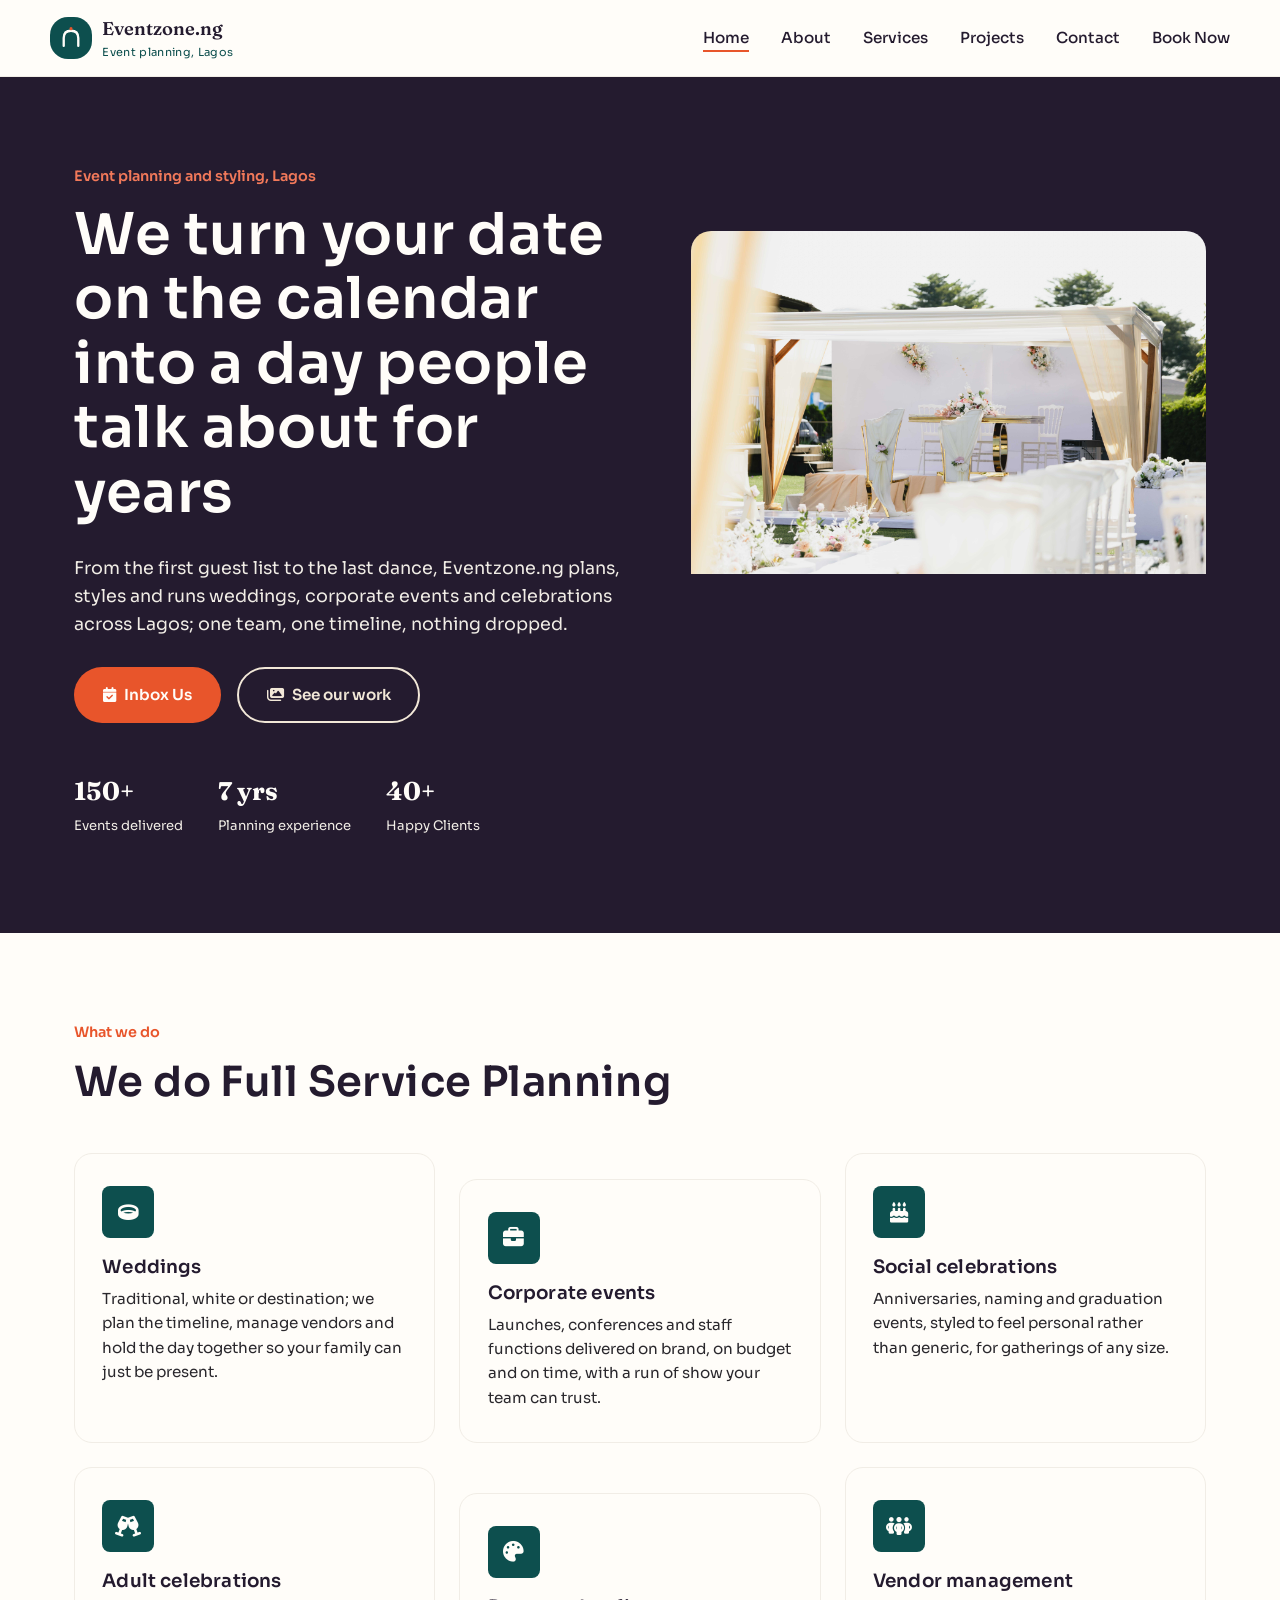
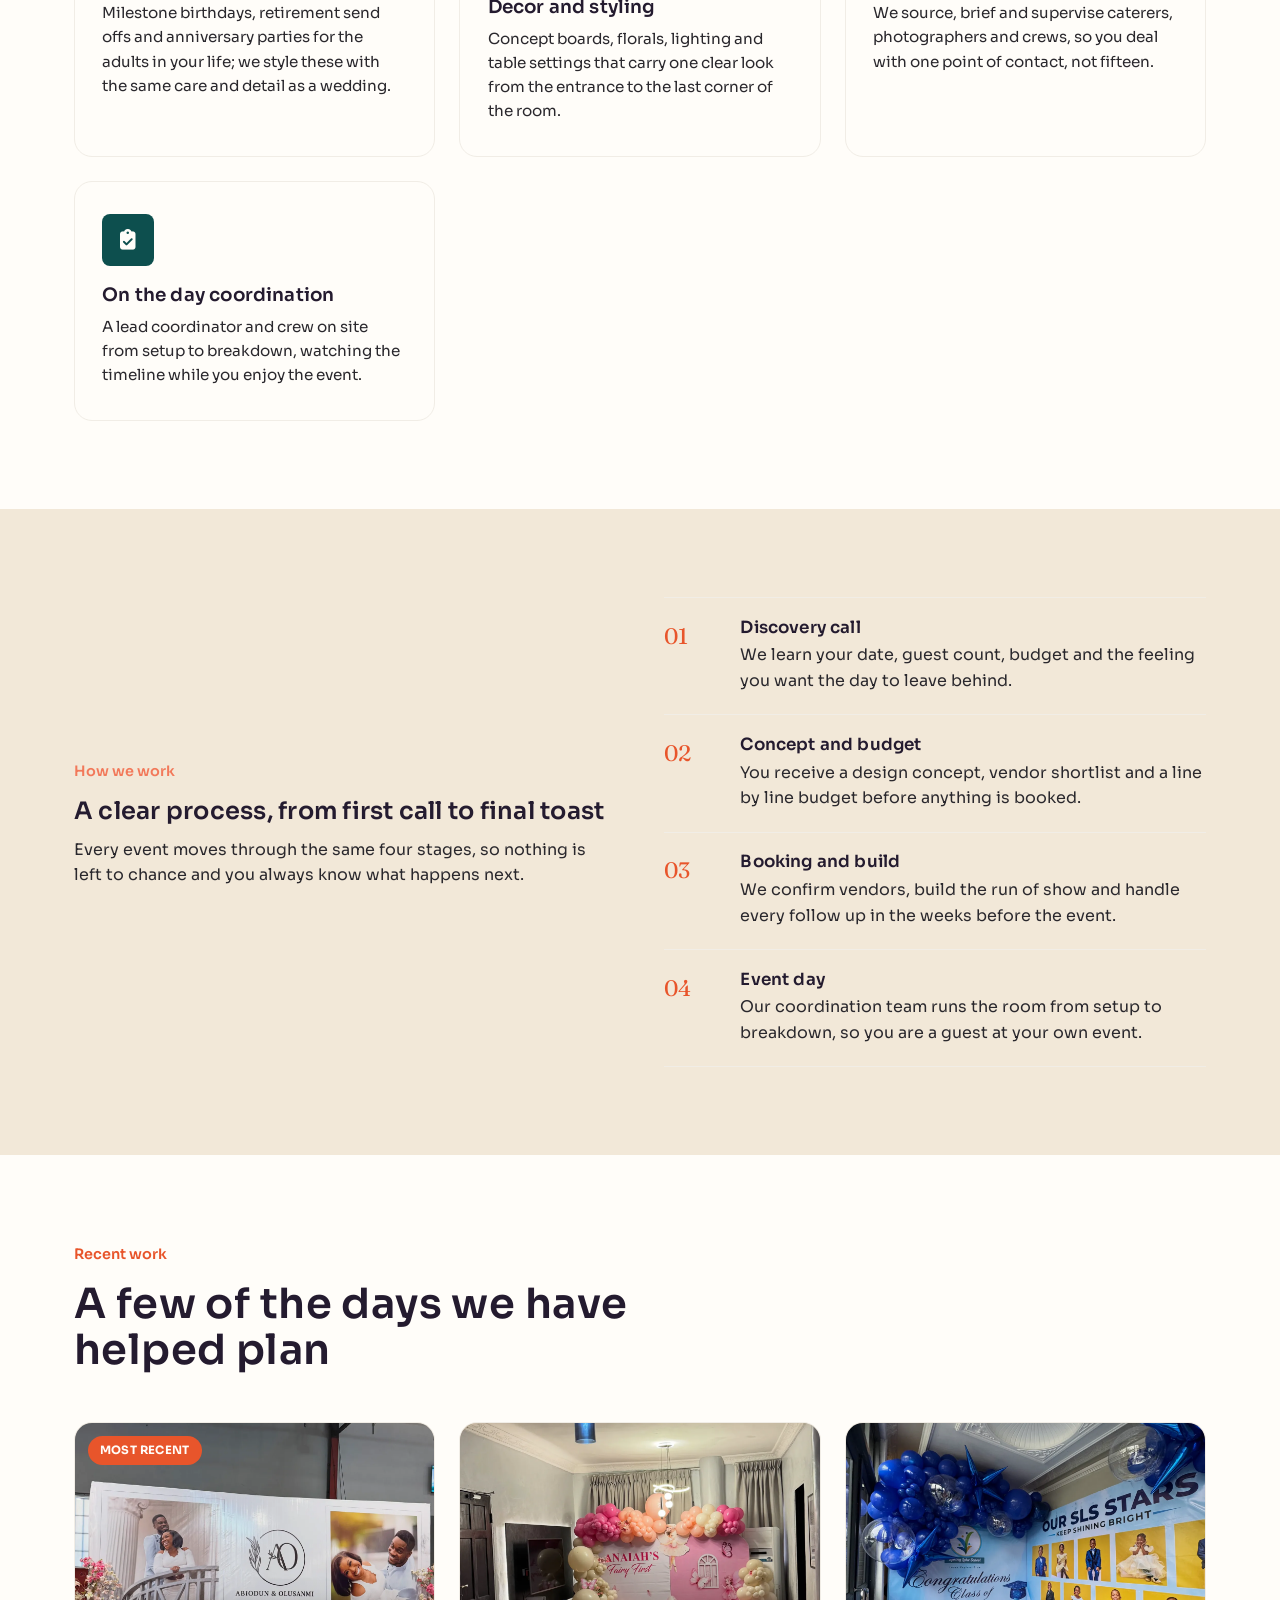
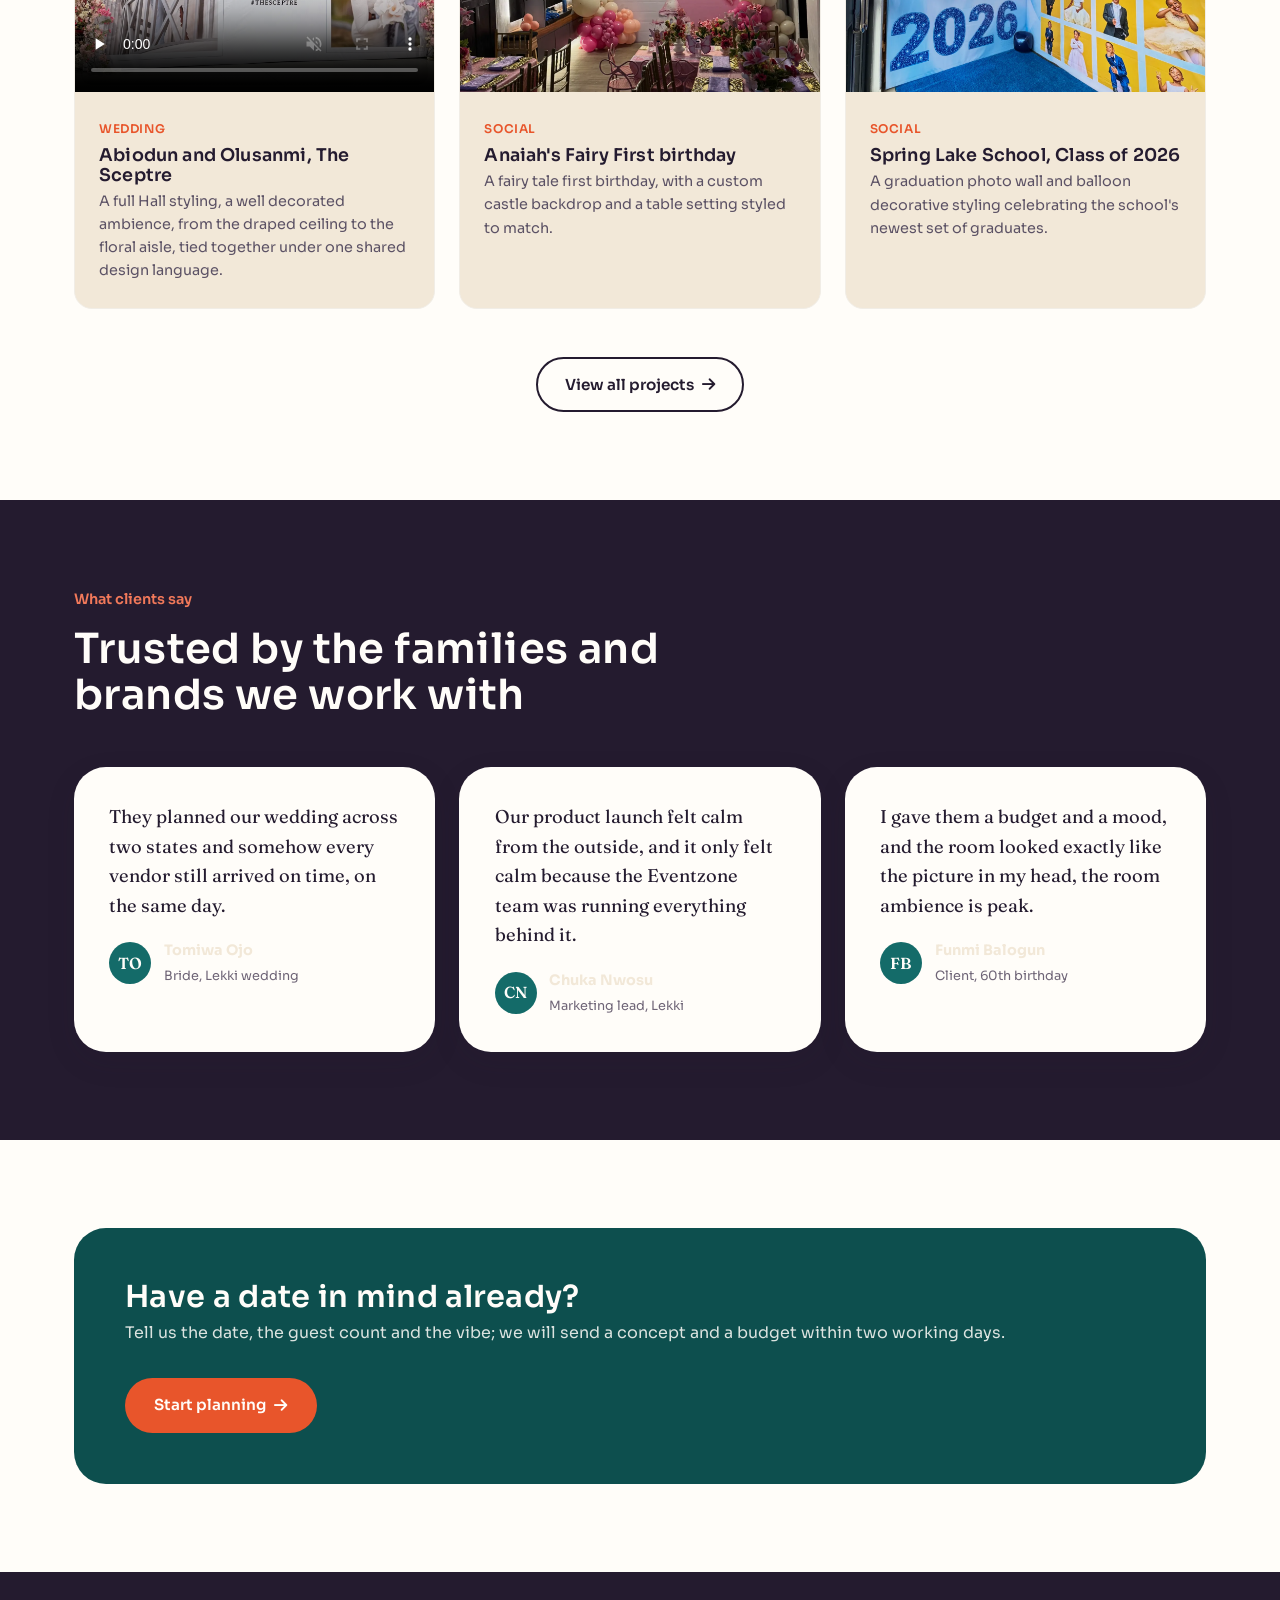
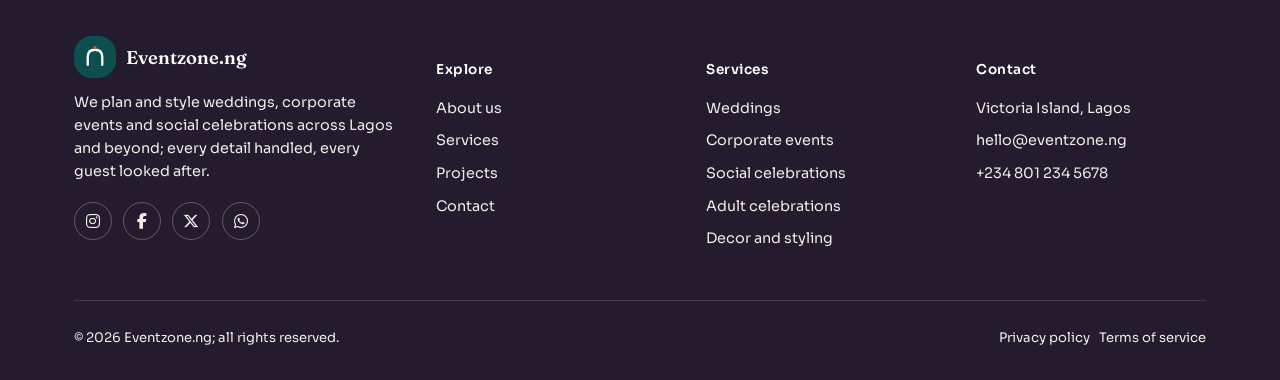
<file: index.html>
<!DOCTYPE html>
<html lang="en">
<head>
<meta charset="UTF-8">
<meta name="viewport" content="width=device-width, initial-scale=1.0">
<title>Eventzone.ng | Event planning and styling in Lagos</title>
<meta name="description" content="Eventzone.ng plans and styles weddings, corporate events and social celebrations across Lagos; full coordination, decor and vendor management, handled end to end.">
<link rel="icon" href="data:,">
<link rel="preconnect" href="https://fonts.googleapis.com">
<link rel="preconnect" href="https://fonts.gstatic.com" crossorigin>
<link href="https://fonts.googleapis.com/css2?family=Fraunces:opsz,wght@9..144,500;9..144,600;9..144,700&amp;family=Sora:wght@400;500;600;700&amp;display=swap" rel="stylesheet">
<link rel="stylesheet" href="https://cdnjs.cloudflare.com/ajax/libs/font-awesome/6.5.2/css/all.min.css">
<link rel="stylesheet" href="css/style.css">
</head>
<body>

<div id="preloader" aria-hidden="true">
  <svg class="preloader-mark" viewBox="0 0 100 100" aria-hidden="true">
    <path d="M20,82 L20,48 Q20,18 50,18 Q80,18 80,48 L80,82"/>
  </svg>
  <p class="preloader-text">Setting the scene</p>
  <div class="preloader-bar"><span></span></div>
</div>

<header class="site-header">
  <nav class="nav container">
    <a href="index.html" class="brand">
      <span class="logo-mark">
        <img src="assets/images/logo.svg" alt="Eventzone.ng logo" width="26" height="26">
      </span>
      <span>Eventzone.ng<small>Event planning, Lagos</small></span>
    </a>
    <ul class="nav-links" id="nav-links">
      <li><a href="index.html" aria-current="page">Home</a></li>
      <li><a href="about.html">About</a></li>
      <li><a href="services.html">Services</a></li>
      <li><a href="projects.html">Projects</a></li>
      <li><a href="contact.html">Contact</a></li>
      <li><a href="contact.html" class="nav-cta">Book Now</a></li>
    </ul>
    <button class="nav-toggle" aria-label="Toggle navigation menu" aria-expanded="false">
      <span></span>
    </button>
  </nav>
</header>

<main>

  <section class="hero">
    <div class="container">
      <div class="hero-copy">
        <p class="eyebrow">Event planning and styling, Lagos</p>
        <h1>We turn your date on the calendar into a day people talk about for years</h1>
        <p class="lead">From the first guest list to the last dance, Eventzone.ng plans, styles and runs weddings, corporate events and celebrations across Lagos; one team, one timeline, nothing dropped.</p>
        <div class="hero-actions">
          <a href="contact.html" class="btn btn-primary"><i class="fa-solid fa-calendar-check"></i>Inbox Us</a>
          <a href="projects.html" class="btn btn-light"><i class="fa-solid fa-images"></i> See our work</a>
        </div>
        <div class="hero-stats">
          <div><strong>150+</strong><span>Events delivered</span></div>
          <div><strong>7 yrs</strong><span>Planning experience</span></div>
          <div><strong>40+</strong><span>Happy Clients</span></div>
        </div>
      </div>
      <div class="hero-visual">
  <img src="assets/images/home.webp" alt="Eventzone event styling" />
</div>
    </div>
  </section>

  <section>
    <div class="container">
      <div class="section-head">
        <p class="eyebrow">What we do</p>
        <h2>We do Full Service Planning</h2>
      </div>
      <div class="grid grid-3">
        <div class="service-card">
          <div class="service-icon"><i class="fa-solid fa-ring"></i></div>
          <h3>Weddings</h3>
          <p>Traditional, white or destination; we plan the timeline, manage vendors and hold the day together so your family can just be present.</p>
        </div>
        <div class="service-card">
          <div class="service-icon"><i class="fa-solid fa-briefcase"></i></div>
          <h3>Corporate events</h3>
          <p>Launches, conferences and staff functions delivered on brand, on budget and on time, with a run of show your team can trust.</p>
        </div>
        <div class="service-card">
          <div class="service-icon"><i class="fa-solid fa-cake-candles"></i></div>
          <h3>Social celebrations</h3>
          <p>Anniversaries, naming and graduation events, styled to feel personal rather than generic, for gatherings of any size.</p>
        </div>
        <div class="service-card">
          <div class="service-icon"><i class="fa-solid fa-champagne-glasses"></i></div>
          <h3>Adult celebrations</h3>
          <p>Milestone birthdays, retirement send offs and anniversary parties for the adults in your life; we style these with the same care and detail as a wedding.</p>
        </div>
        <div class="service-card">
          <div class="service-icon"><i class="fa-solid fa-palette"></i></div>
          <h3>Decor and styling</h3>
          <p>Concept boards, florals, lighting and table settings that carry one clear look from the entrance to the last corner of the room.</p>
        </div>
        <div class="service-card">
          <div class="service-icon"><i class="fa-solid fa-people-group"></i></div>
          <h3>Vendor management</h3>
          <p>We source, brief and supervise caterers, photographers and crews, so you deal with one point of contact, not fifteen.</p>
        </div>
        <div class="service-card">
          <div class="service-icon"><i class="fa-solid fa-clipboard-check"></i></div>
          <h3>On the day coordination</h3>
          <p>A lead coordinator and crew on site from setup to breakdown, watching the timeline while you enjoy the event.</p>
        </div>
      </div>
    </div>
  </section>

  <section class="section-alt">
    <div class="container">
      <div class="split">
        <div>
          <p class="eyebrow">How we work</p>
          <h2>A clear process, from first call to final toast</h2>
          <p style="max-width:52ch; color:#2a282d;">Every event moves through the same four stages, so nothing is left to chance and you always know what happens next.</p>
        </div>
        <div class="process-list">
          <div class="process-item">
            <span class="process-num"></span>
            <div>
              <h4>Discovery call</h4>
              <p>We learn your date, guest count, budget and the feeling you want the day to leave behind.</p>
            </div>
          </div>
          <div class="process-item">
            <span class="process-num"></span>
            <div>
              <h4>Concept and budget</h4>
              <p>You receive a design concept, vendor shortlist and a line by line budget before anything is booked.</p>
            </div>
          </div>
          <div class="process-item">
            <span class="process-num"></span>
            <div>
              <h4>Booking and build</h4>
              <p>We confirm vendors, build the run of show and handle every follow up in the weeks before the event.</p>
            </div>
          </div>
          <div class="process-item">
            <span class="process-num"></span>
            <div>
              <h4>Event day</h4>
              <p>Our coordination team runs the room from setup to breakdown, so you are a guest at your own event.</p>
            </div>
          </div>
        </div>
      </div>
    </div>
  </section>

  <section>
    <div class="container">
      <div class="section-head">
        <p class="eyebrow">Recent work</p>
        <h2>A few of the days we have helped plan</h2>
      </div>
      <div class="grid grid-3">
        <div class="project-card">
          <div class="project-thumb">
            <span class="badge-recent">Most recent</span>
            <video poster="assets/images/wedding-abiodun-olusanmi.webp" preload="none" muted playsinline controls width="720" height="1280">
              <source src="assets/videos/wedding-aisle.mp4" type="video/mp4">
              Your browser does not support embedded video; here is a photo from the day instead.
              <img src="assets/images/wedding-abiodun-olusanmi.webp" alt="The reception hall styled for Abiodun and Olusanmi's wedding" width="1400" height="1866">
            </video>
          </div>
          <div class="project-body">
            <span class="project-tag">Wedding</span>
            <h3>Abiodun and Olusanmi, The Sceptre</h3>
            <p>A full Hall styling, a well decorated ambience, from the draped ceiling to the floral aisle, tied together under one shared design language.</p>
          </div>
        </div>
        <div class="project-card">
          <div class="project-thumb"><img src="assets/images/anaiah-fairy-first.webp" alt="Anaiah's Fairy First birthday styling, a fairy castle backdrop with a matching table setup" width="1400" height="1866" loading="lazy"></div>
          <div class="project-body">
            <span class="project-tag">Social</span>
            <h3>Anaiah's Fairy First birthday</h3>
            <p>A fairy tale first birthday, with a custom castle backdrop and a table setting styled to match.</p>
          </div>
        </div>
        <div class="project-card">
          <div class="project-thumb"><img src="assets/images/graduation-spring-lake.webp" alt="Congratulations Class of 2026 photo wall for Spring Lake School graduation" width="1400" height="1866" loading="lazy"></div>
          <div class="project-body">
            <span class="project-tag">Social</span>
            <h3>Spring Lake School, Class of 2026</h3>
            <p>A graduation photo wall and balloon decorative styling celebrating the school's newest set of graduates.</p>
          </div>
        </div>
      </div>
      <div class="text-center mt-lg">
        <a href="projects.html" class="btn btn-ghost">View all projects <i class="fa-solid fa-arrow-right"></i></a>
      </div>
    </div>
  </section>

  <section class="section-ink">
    <div class="container">
      <div class="section-head">
        <p class="eyebrow" style="color:#F2795A;">What clients say</p>
        <h2>Trusted by the families and brands we work with</h2>
      </div>
      <div class="grid grid-3">
        <div class="testimonial-card">
          <p>They planned our wedding across two states and somehow every vendor still arrived on time, on the same day.</p>
          <div class="testimonial-name">
            <div class="avatar">TO</div>
            <div><strong>Tomiwa Ojo</strong><span>Bride, Lekki wedding</span></div>
          </div>
        </div>
        <div class="testimonial-card">
          <p>Our product launch felt calm from the outside, and it only felt calm because the Eventzone team was running everything behind it.</p>
          <div class="testimonial-name">
            <div class="avatar">CN</div>
            <div><strong>Chuka Nwosu</strong><span>Marketing lead, Lekki </span></div>
          </div>
        </div>
        <div class="testimonial-card">
          <p>I gave them a budget and a mood, and the room looked exactly like the picture in my head, the room ambience is peak.</p>
          <div class="testimonial-name">
            <div class="avatar">FB</div>
            <div><strong>Funmi Balogun</strong><span>Client, 60th birthday</span></div>
          </div>
        </div>
      </div>
    </div>
  </section>

  <section>
    <div class="container">
      <div class="cta-band">
        <div>
          <h2>Have a date in mind already?</h2>
          <p>Tell us the date, the guest count and the vibe; we will send a concept and a budget within two working days.</p>
        </div>
        <a href="contact.html" class="btn btn-primary" style="background:var(--coral);">Start planning <i class="fa-solid fa-arrow-right"></i></a>
      </div>
    </div>
  </section>

</main>

<footer class="site-footer">
  <div class="container">
    <div class="footer-grid">
      <div class="footer-brand">
        <a href="index.html" class="brand" style="color:var(--white); margin-bottom:0.8rem; display:inline-flex;">
          <span class="logo-mark">
            <img src="assets/images/logo.svg" alt="Eventzone.ng logo" width="26" height="26">
          </span>
          <span>Eventzone.ng</span>
        </a>
        <p>We plan and style weddings, corporate events and social celebrations across Lagos and beyond; every detail handled, every guest looked after.</p>
        <div class="social-row">
          <a href="#" aria-label="Instagram"><i class="fa-brands fa-instagram"></i></a>
          <a href="#" aria-label="Facebook"><i class="fa-brands fa-facebook-f"></i></a>
          <a href="#" aria-label="X, formerly Twitter"><i class="fa-brands fa-x-twitter"></i></a>
          <a href="#" aria-label="WhatsApp"><i class="fa-brands fa-whatsapp"></i></a>
        </div>
      </div>
      <div>
        <h5>Explore</h5>
        <ul>
          <li><a href="about.html">About us</a></li>
          <li><a href="services.html">Services</a></li>
          <li><a href="projects.html">Projects</a></li>
          <li><a href="contact.html">Contact</a></li>
        </ul>
      </div>
      <div>
        <h5>Services</h5>
        <ul>
          <li><a href="services.html">Weddings</a></li>
          <li><a href="services.html">Corporate events</a></li>
          <li><a href="services.html">Social celebrations</a></li>
          <li><a href="services.html">Adult celebrations</a></li>
          <li><a href="services.html">Decor and styling</a></li>
        </ul>
      </div>
      <div>
        <h5>Contact</h5>
        <ul>
          <li>Victoria Island, Lagos</li>
          <li>hello@eventzone.ng</li>
          <li>+234 801 234 5678</li>
        </ul>
      </div>
    </div>
    <div class="footer-bottom">
      <span>&copy; <span id="year"></span> Eventzone.ng; all rights reserved.</span>
      <span><a href="#">Privacy policy</a> &nbsp; <a href="#">Terms of service</a></span>
    </div>
  </div>
</footer>

<script src="js/main.js" defer></script>
</body>
</html>
</file>
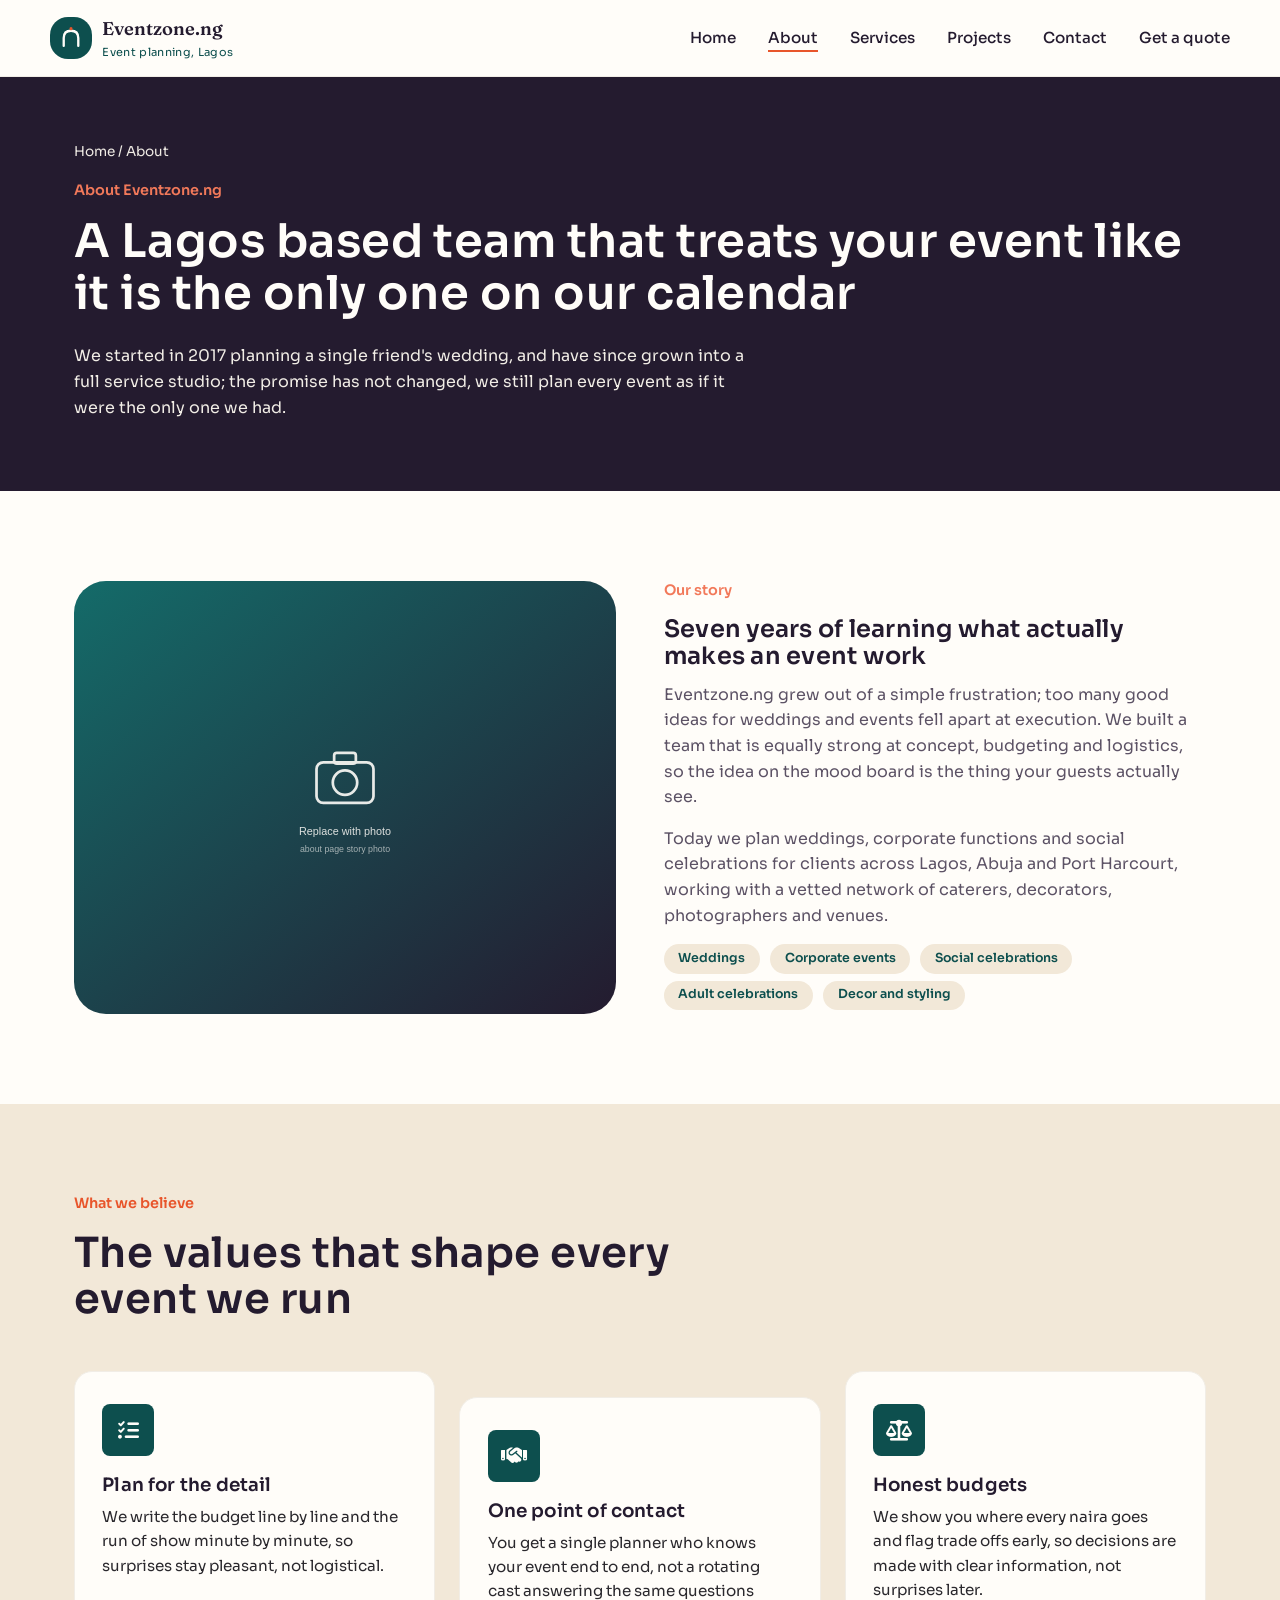
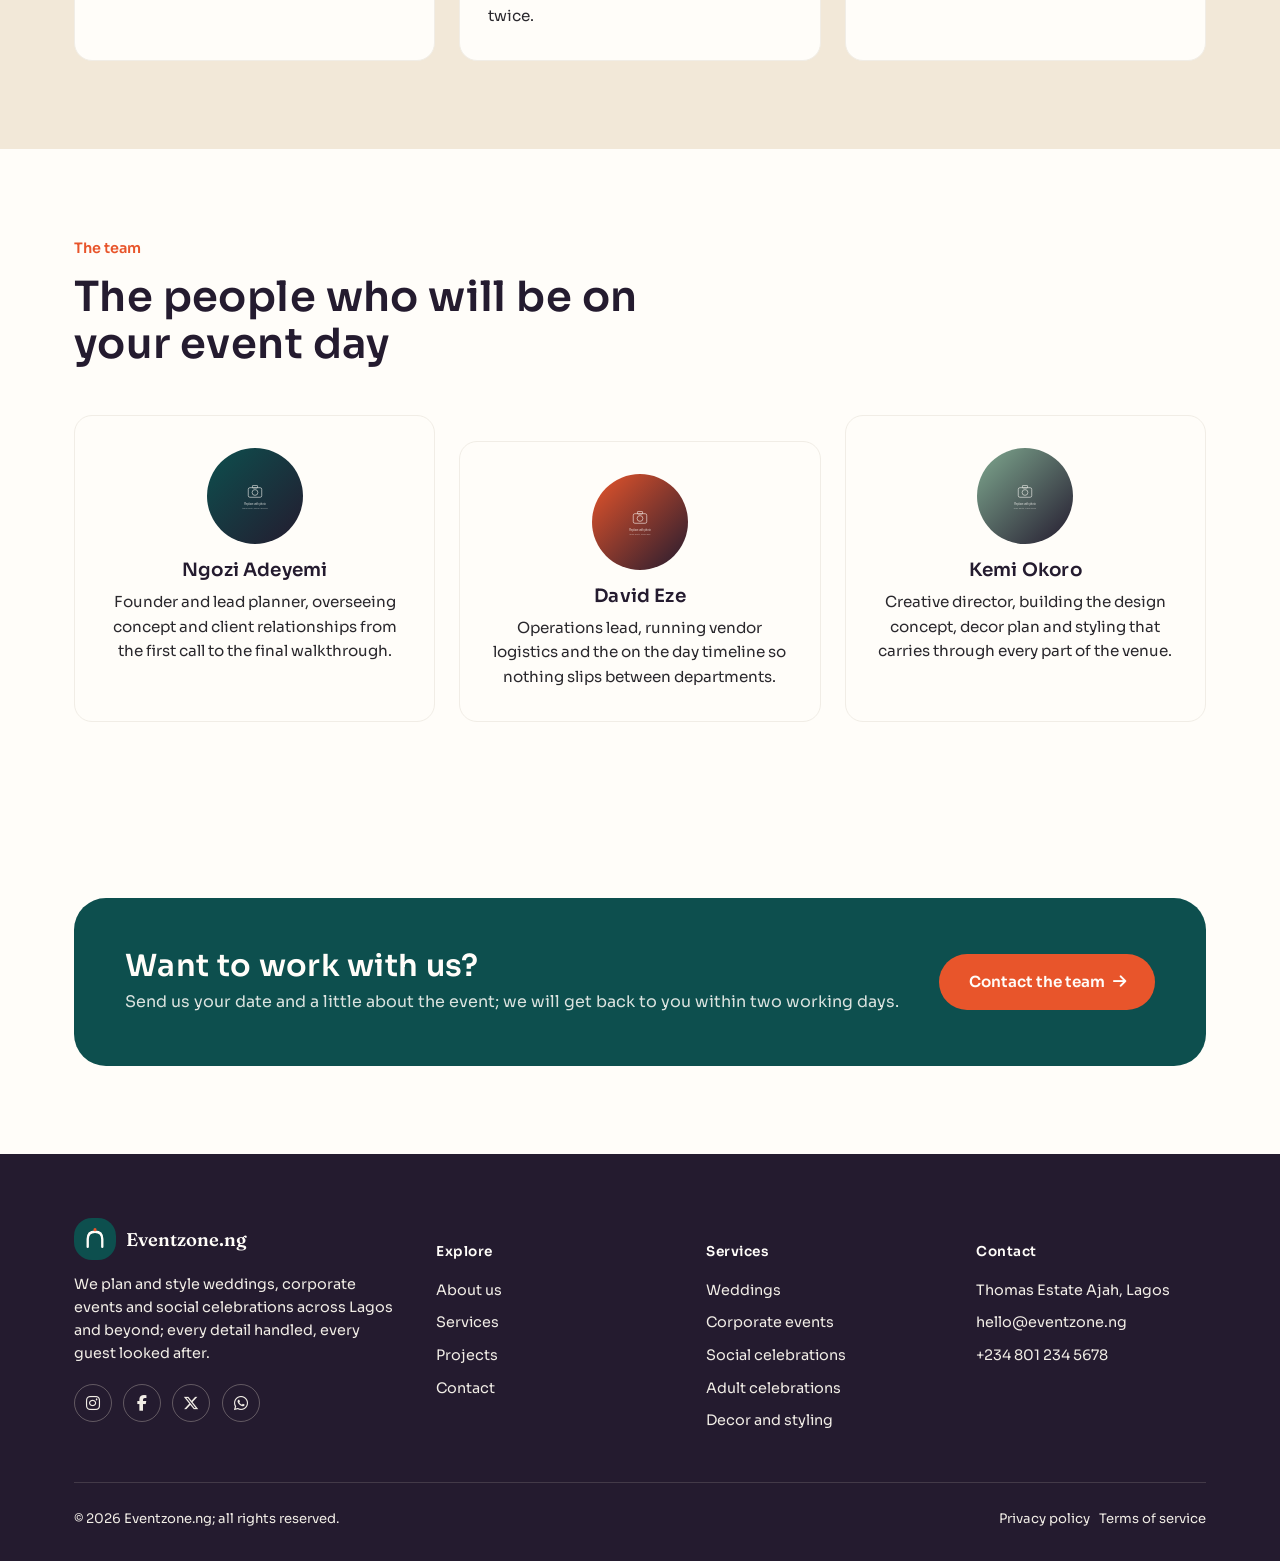
<file: about.html>
<!DOCTYPE html>
<html lang="en">
<head>
<meta charset="UTF-8">
<meta name="viewport" content="width=device-width, initial-scale=1.0">
<title>About | Eventzone.ng</title>
<meta name="description" content="Meet the team behind Eventzone.ng and the values that guide how we plan weddings, corporate events and celebrations across Lagos.">
<link rel="icon" href="data:,">
<link rel="preconnect" href="https://fonts.googleapis.com">
<link rel="preconnect" href="https://fonts.gstatic.com" crossorigin>
<link href="https://fonts.googleapis.com/css2?family=Fraunces:opsz,wght@9..144,500;9..144,600;9..144,700&amp;family=Sora:wght@400;500;600;700&amp;display=swap" rel="stylesheet">
<link rel="stylesheet" href="https://cdnjs.cloudflare.com/ajax/libs/font-awesome/6.5.2/css/all.min.css">
<link rel="stylesheet" href="css/style.css">
</head>
<body>

<div id="preloader" aria-hidden="true">
  <svg class="preloader-mark" viewBox="0 0 100 100" aria-hidden="true">
    <path d="M20,82 L20,48 Q20,18 50,18 Q80,18 80,48 L80,82"/>
  </svg>
  <p class="preloader-text">Setting the scene</p>
  <div class="preloader-bar"><span></span></div>
</div>

<header class="site-header">
  <nav class="nav container">
    <a href="index.html" class="brand">
      <span class="logo-mark">
        <img src="assets/images/logo.svg" alt="Eventzone.ng logo" width="26" height="26">
      </span>
      <span>Eventzone.ng<small>Event planning, Lagos</small></span>
    </a>
    <ul class="nav-links" id="nav-links">
      <li><a href="index.html">Home</a></li>
      <li><a href="about.html" aria-current="page">About</a></li>
      <li><a href="services.html">Services</a></li>
      <li><a href="projects.html">Projects</a></li>
      <li><a href="contact.html">Contact</a></li>
      <li><a href="contact.html" class="nav-cta">Get a quote</a></li>
    </ul>
    <button class="nav-toggle" aria-label="Toggle navigation menu" aria-expanded="false">
      <span></span>
    </button>
  </nav>
</header>

<main>

  <section class="page-hero">
    <div class="container">
      <p class="breadcrumb"><a href="index.html">Home</a> / About</p>
      <p class="eyebrow">About Eventzone.ng</p>
      <h1>A Lagos based team that treats your event like it is the only one on our calendar</h1>
      <p>We started in 2017 planning a single friend's wedding, and have since grown into a full service studio; the promise has not changed, we still plan every event as if it were the only one we had.</p>
    </div>
  </section>

  <section>
    <div class="container split">
      <div class="photo-frame">
        <img src="assets/images/about-story.svg" alt="Photo of an Eventzone.ng styled table setting" width="800" height="640" loading="lazy">
      </div>
      <div>
        <p class="eyebrow">Our story</p>
        <h2>Seven years of learning what actually makes an event work</h2>
        <p style="color:#5c5265;">Eventzone.ng grew out of a simple frustration; too many good ideas for weddings and events fell apart at execution. We built a team that is equally strong at concept, budgeting and logistics, so the idea on the mood board is the thing your guests actually see.</p>
        <p style="color:#5c5265;">Today we plan weddings, corporate functions and social celebrations for clients across Lagos, Abuja and Port Harcourt, working with a vetted network of caterers, decorators, photographers and venues.</p>
        <div>
          <span class="tag-pill">Weddings</span>
          <span class="tag-pill">Corporate events</span>
          <span class="tag-pill">Social celebrations</span>
          <span class="tag-pill">Adult celebrations</span>
          <span class="tag-pill">Decor and styling</span>
        </div>
      </div>
    </div>
  </section>

  <section class="section-alt">
    <div class="container">
      <div class="section-head">
        <p class="eyebrow">What we believe</p>
        <h2>The values that shape every event we run</h2>
      </div>
      <div class="grid grid-3">
        <div class="service-card">
          <div class="service-icon"><i class="fa-solid fa-list-check"></i></div>
          <h3>Plan for the detail</h3>
          <p>We write the budget line by line and the run of show minute by minute, so surprises stay pleasant, not logistical.</p>
        </div>
        <div class="service-card">
          <div class="service-icon"><i class="fa-solid fa-handshake"></i></div>
          <h3>One point of contact</h3>
          <p>You get a single planner who knows your event end to end, not a rotating cast answering the same questions twice.</p>
        </div>
        <div class="service-card">
          <div class="service-icon"><i class="fa-solid fa-scale-balanced"></i></div>
          <h3>Honest budgets</h3>
          <p>We show you where every naira goes and flag trade offs early, so decisions are made with clear information, not surprises later.</p>
        </div>
      </div>
    </div>
  </section>

  <section>
    <div class="container">
      <div class="section-head">
        <p class="eyebrow">The team</p>
        <h2>The people who will be on your event day</h2>
      </div>
      <div class="grid grid-3">
        <div class="service-card text-center">
          <div class="avatar-photo"><img src="assets/images/team-1.svg" alt="Photo of Ngozi Adeyemi" width="600" height="600" loading="lazy"></div>
          <h3>Ngozi Adeyemi</h3>
          <p>Founder and lead planner, overseeing concept and client relationships from the first call to the final walkthrough.</p>
        </div>
        <div class="service-card text-center">
          <div class="avatar-photo"><img src="assets/images/team-2.svg" alt="Photo of David Eze" width="600" height="600" loading="lazy"></div>
          <h3>David Eze</h3>
          <p>Operations lead, running vendor logistics and the on the day timeline so nothing slips between departments.</p>
        </div>
        <div class="service-card text-center">
          <div class="avatar-photo"><img src="assets/images/team-3.svg" alt="Photo of Kemi Okoro" width="600" height="600" loading="lazy"></div>
          <h3>Kemi Okoro</h3>
          <p>Creative director, building the design concept, decor plan and styling that carries through every part of the venue.</p>
        </div>
      </div>
    </div>
  </section>

  <section>
    <div class="container">
      <div class="cta-band">
        <div>
          <h2>Want to work with us?</h2>
          <p>Send us your date and a little about the event; we will get back to you within two working days.</p>
        </div>
        <a href="contact.html" class="btn btn-primary" style="background:var(--coral);">Contact the team <i class="fa-solid fa-arrow-right"></i></a>
      </div>
    </div>
  </section>

</main>

<footer class="site-footer">
  <div class="container">
    <div class="footer-grid">
      <div class="footer-brand">
        <a href="index.html" class="brand" style="color:var(--white); margin-bottom:0.8rem; display:inline-flex;">
          <span class="logo-mark">
            <img src="assets/images/logo.svg" alt="Eventzone.ng logo" width="26" height="26">
          </span>
          <span>Eventzone.ng</span>
        </a>
        <p>We plan and style weddings, corporate events and social celebrations across Lagos and beyond; every detail handled, every guest looked after.</p>
        <div class="social-row">
          <a href="#" aria-label="Instagram"><i class="fa-brands fa-instagram"></i></a>
          <a href="#" aria-label="Facebook"><i class="fa-brands fa-facebook-f"></i></a>
          <a href="#" aria-label="X, formerly Twitter"><i class="fa-brands fa-x-twitter"></i></a>
          <a href="#" aria-label="WhatsApp"><i class="fa-brands fa-whatsapp"></i></a>
        </div>
      </div>
      <div>
        <h5>Explore</h5>
        <ul>
          <li><a href="about.html">About us</a></li>
          <li><a href="services.html">Services</a></li>
          <li><a href="projects.html">Projects</a></li>
          <li><a href="contact.html">Contact</a></li>
        </ul>
      </div>
      <div>
        <h5>Services</h5>
        <ul>
          <li><a href="services.html">Weddings</a></li>
          <li><a href="services.html">Corporate events</a></li>
          <li><a href="services.html">Social celebrations</a></li>
          <li><a href="services.html">Adult celebrations</a></li>
          <li><a href="services.html">Decor and styling</a></li>
        </ul>
      </div>
      <div>
        <h5>Contact</h5>
        <ul>
          <li>Thomas Estate Ajah, Lagos</li>
          <li>hello@eventzone.ng</li>
          <li>+234 801 234 5678</li>
        </ul>
      </div>
    </div>
    <div class="footer-bottom">
      <span>&copy; <span id="year"></span> Eventzone.ng; all rights reserved.</span>
      <span><a href="#">Privacy policy</a> &nbsp; <a href="#">Terms of service</a></span>
    </div>
  </div>
</footer>

<script src="js/main.js" defer></script>
</body>
</html>
</file>
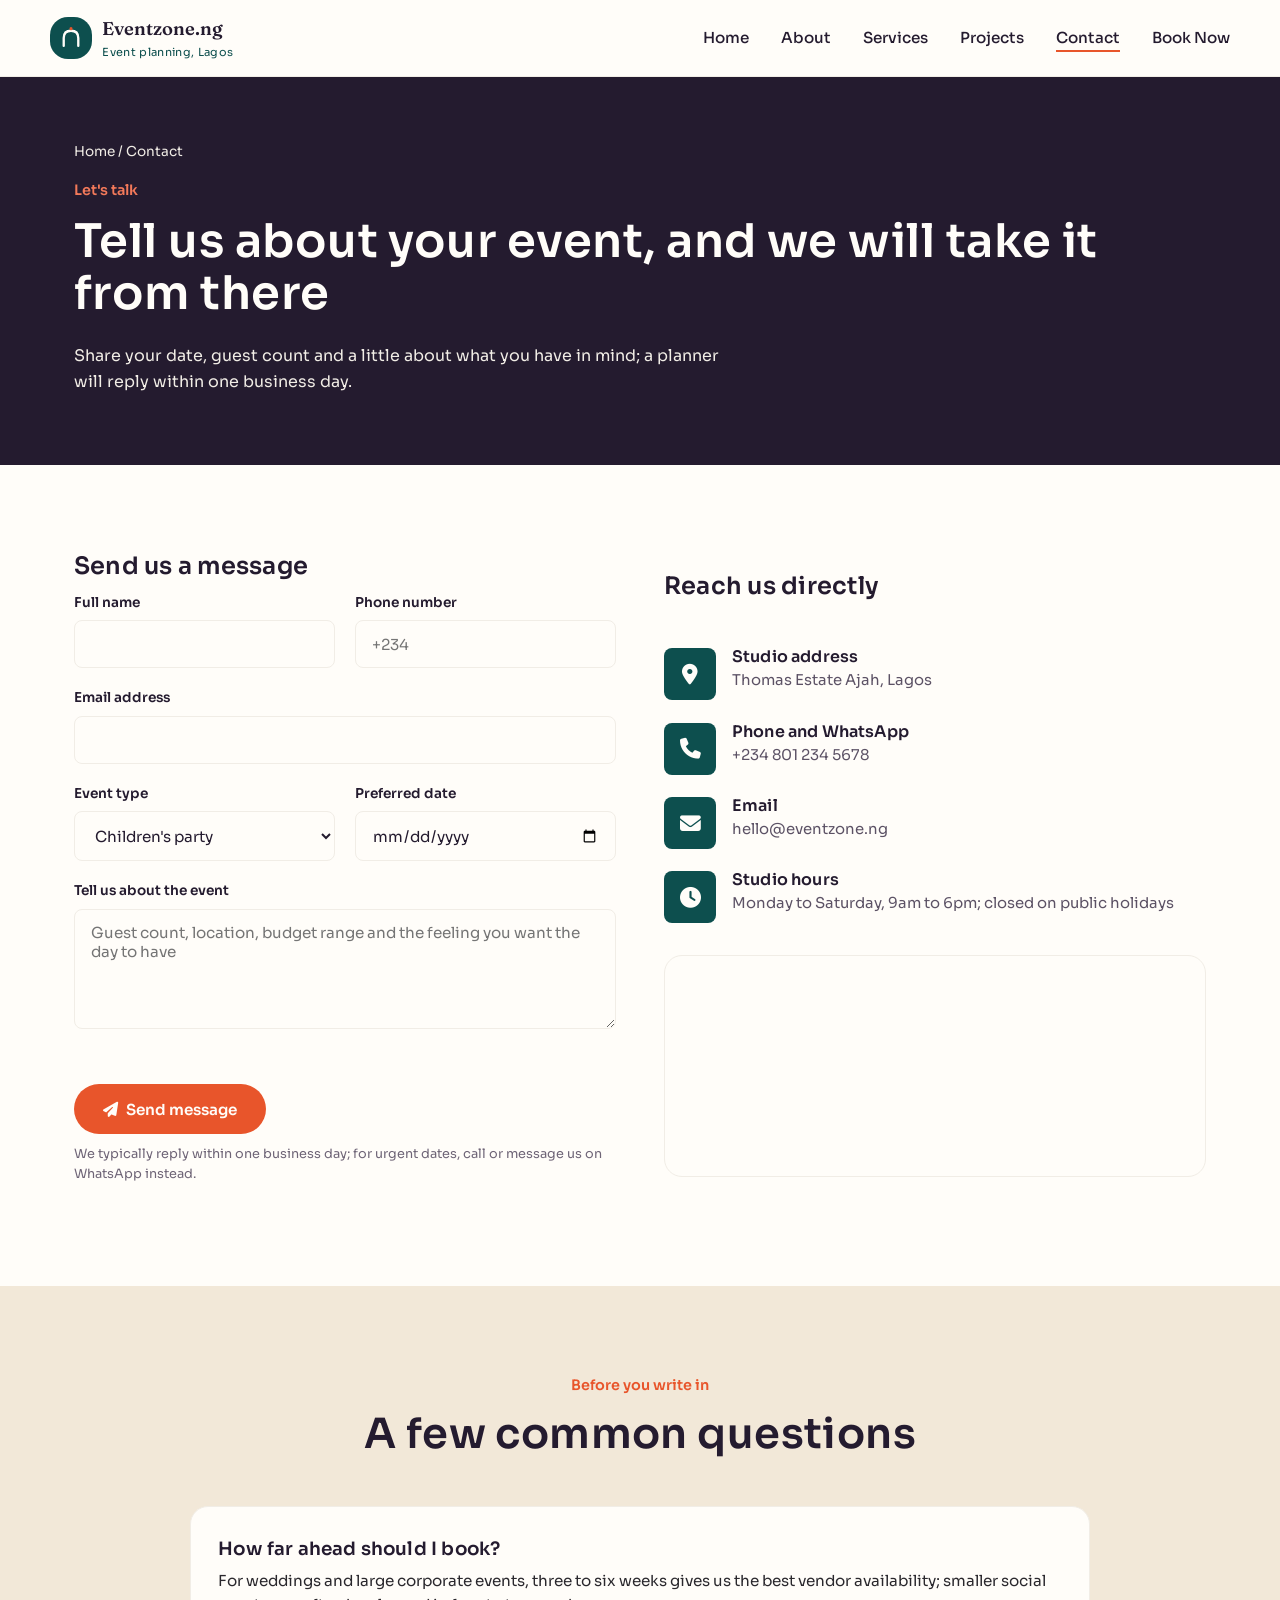
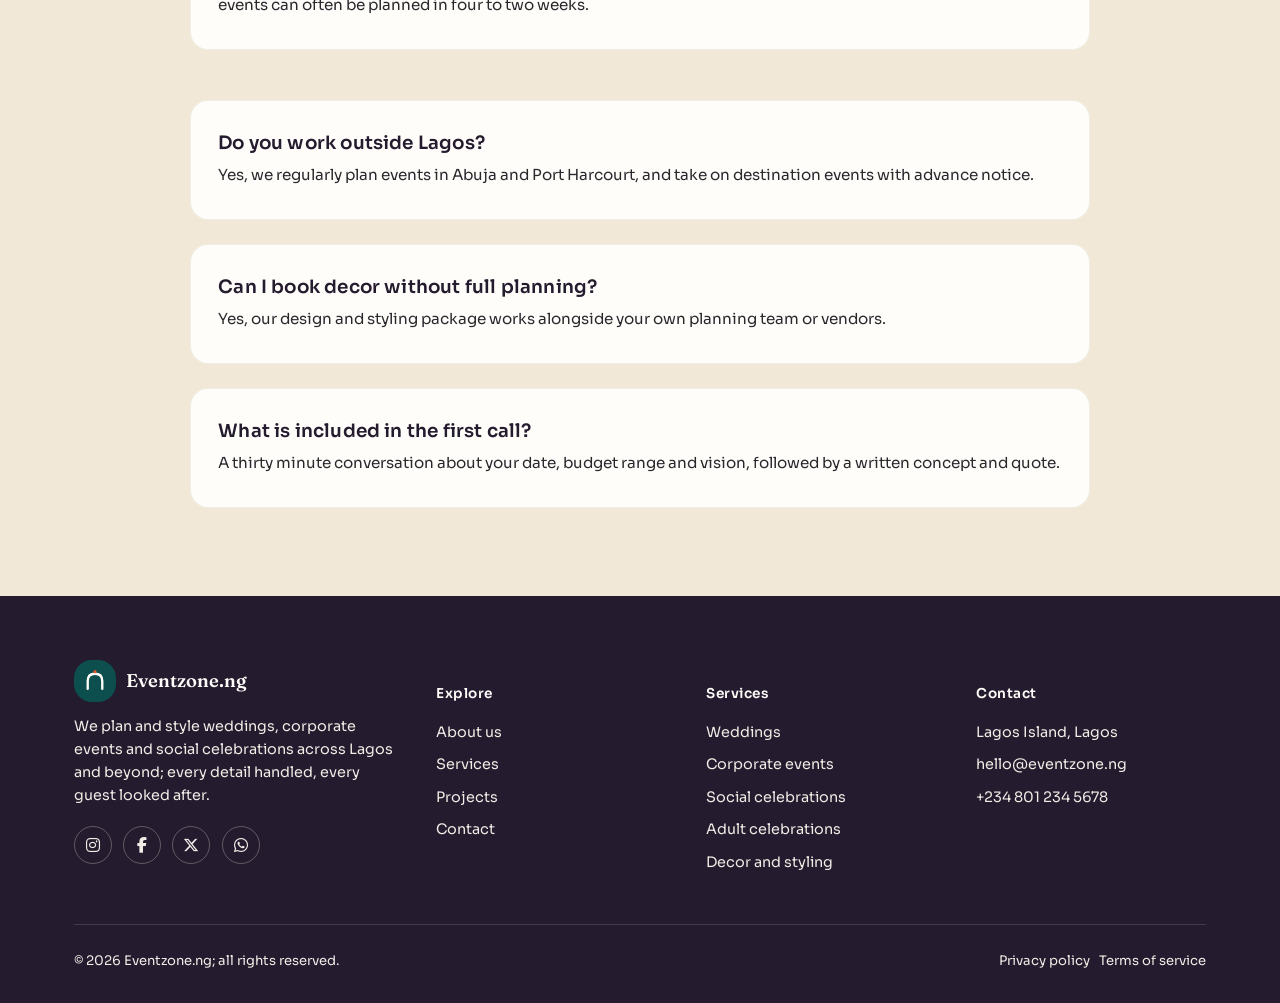
<file: contact.html>
<!DOCTYPE html>
<html lang="en">
<head>
<meta charset="UTF-8">
<meta name="viewport" content="width=device-width, initial-scale=1.0">
<title>Contact | Eventzone.ng</title>
<meta name="description" content="Get in touch with Eventzone.ng to plan your wedding, corporate event or celebration in Lagos; tell us your date and we will reply within one business day.">
<link rel="icon" href="data:,">
<link rel="preconnect" href="https://fonts.googleapis.com">
<link rel="preconnect" href="https://fonts.gstatic.com" crossorigin>
<link href="https://fonts.googleapis.com/css2?family=Fraunces:opsz,wght@9..144,500;9..144,600;9..144,700&amp;family=Sora:wght@400;500;600;700&amp;display=swap" rel="stylesheet">
<link rel="stylesheet" href="https://cdnjs.cloudflare.com/ajax/libs/font-awesome/6.5.2/css/all.min.css">
<link rel="stylesheet" href="css/style.css">
</head>
<body>

<div id="preloader" aria-hidden="true">
  <svg class="preloader-mark" viewBox="0 0 100 100" aria-hidden="true">
    <path d="M20,82 L20,48 Q20,18 50,18 Q80,18 80,48 L80,82"/>
  </svg>
  <p class="preloader-text">Setting the scene</p>
  <div class="preloader-bar"><span></span></div>
</div>

<header class="site-header">
  <nav class="nav container">
    <a href="index.html" class="brand">
      <span class="logo-mark">
        <img src="assets/images/logo.svg" alt="Eventzone.ng logo" width="26" height="26">
      </span>
      <span>Eventzone.ng<small>Event planning, Lagos</small></span>
    </a>
    <ul class="nav-links" id="nav-links">
      <li><a href="index.html">Home</a></li>
      <li><a href="about.html">About</a></li>
      <li><a href="services.html">Services</a></li>
      <li><a href="projects.html">Projects</a></li>
      <li><a href="contact.html" aria-current="page">Contact</a></li>
      <li><a href="contact.html" class="nav-cta">Book Now</a></li>
    </ul>
    <button class="nav-toggle" aria-label="Toggle navigation menu" aria-expanded="false">
      <span></span>
    </button>
  </nav>
</header>

<main>

  <section class="page-hero">
    <div class="container">
      <p class="breadcrumb"><a href="index.html">Home</a> / Contact</p>
      <p class="eyebrow">Let's talk</p>
      <h1>Tell us about your event, and we will take it from there</h1>
      <p>Share your date, guest count and a little about what you have in mind; a planner will reply within one business day.</p>
    </div>
  </section>

  <section>
    <div class="container split">

      <div>
        <h2 style="font-size:1.5rem;">Send us a message</h2>
        <form id="contact-form" novalidate>
          <div class="form-grid">
            <div>
              <label for="name">Full name</label>
              <input type="text" id="name" name="name" required autocomplete="name">
            </div>
            <div>
              <label for="phone">Phone number</label>
              <input type="tel" id="phone" name="phone" required autocomplete="tel" placeholder="+234">
            </div>
            <div class="full">
              <label for="email">Email address</label>
              <input type="email" id="email" name="email" required autocomplete="email">
            </div>
            <div>
              <label for="event-type">Event type</label>
              <select id="event-type" name="event-type">
                <option>Children's party</option>
                <option>Wedding</option>
                <option>Corporate event</option>
                <option>Social celebration</option>
                <option>Decor and styling only</option>
                <option>Not sure yet</option>
              </select>
            </div>
            <div>
              <label for="event-date">Preferred date</label>
              <input type="date" id="event-date" name="event-date">
            </div>
            <div class="full">
              <label for="message">Tell us about the event</label>
              <textarea id="message" name="message" required placeholder="Guest count, location, budget range and the feeling you want the day to have"></textarea>
            </div>
          </div>
          <button type="submit" class="btn btn-primary mt-lg"><i class="fa-solid fa-paper-plane"></i> Send message</button>
          <p class="form-note" id="form-status">We typically reply within one business day; for urgent dates, call or message us on WhatsApp instead.</p>
        </form>
      </div>

      <div>
        <h2 style="font-size:1.5rem;">Reach us directly</h2>
        <div class="contact-details mt-lg">
          <div class="contact-row">
            <div class="service-icon"><i class="fa-solid fa-location-dot"></i></div>
            <div>
              <h4>Studio address</h4>
              <p>Thomas Estate Ajah, Lagos</p>
            </div>
          </div>
          <div class="contact-row">
            <div class="service-icon"><i class="fa-solid fa-phone"></i></div>
            <div>
              <h4>Phone and WhatsApp</h4>
              <p>+234 801 234 5678</p>
            </div>
          </div>
          <div class="contact-row">
            <div class="service-icon"><i class="fa-solid fa-envelope"></i></div>
            <div>
              <h4>Email</h4>
              <p>hello@eventzone.ng</p>
            </div>
          </div>
          <div class="contact-row">
            <div class="service-icon"><i class="fa-solid fa-clock"></i></div>
            <div>
              <h4>Studio hours</h4>
              <p>Monday to Saturday, 9am to 6pm; closed on public holidays</p>
            </div>
          </div>
        </div>
        <div style="margin-top:2rem; border-radius:var(--radius-md); overflow:hidden; border:1px solid var(--sand-dim);">
          <iframe
            src="https://www.google.com/maps?q=14+Adeola+Odeku+Street,+Victoria+Island,+Lagos&amp;output=embed"
            width="100%"
            height="220"
            style="border:0; display:block;"
            allowfullscreen=""
            loading="lazy"
            referrerpolicy="no-referrer-when-downgrade"
            title="Map showing the Eventzone.ng studio location on Victoria Island, Lagos">
          </iframe>
        </div>
      </div>

    </div>
  </section>

  <section class="section-alt">
    <div class="container">
      <div class="section-head text-center">
        <p class="eyebrow">Before you write in</p>
        <h2>A few common questions</h2>
      </div>
      <div class="grid grid-2" style="max-width:900px; margin:0 auto;">
        <div class="service-card">
          <h3>How far ahead should I book?</h3>
          <p>For weddings and large corporate events, three to six weeks gives us the best vendor availability; smaller social events can often be planned in four to two weeks.</p>
        </div>
        <div class="service-card">
          <h3>Do you work outside Lagos?</h3>
          <p>Yes, we regularly plan events in Abuja and Port Harcourt, and take on destination events with advance notice.</p>
        </div>
        <div class="service-card">
          <h3>Can I book decor without full planning?</h3>
          <p>Yes, our design and styling package works alongside your own planning team or vendors.</p>
        </div>
        <div class="service-card">
          <h3>What is included in the first call?</h3>
          <p>A thirty minute conversation about your date, budget range and vision, followed by a written concept and quote.</p>
        </div>
      </div>
    </div>
  </section>

</main>

<footer class="site-footer">
  <div class="container">
    <div class="footer-grid">
      <div class="footer-brand">
        <a href="index.html" class="brand" style="color:var(--white); margin-bottom:0.8rem; display:inline-flex;">
          <span class="logo-mark">
            <img src="assets/images/logo.svg" alt="Eventzone.ng logo" width="26" height="26">
          </span>
          <span>Eventzone.ng</span>
        </a>
        <p>We plan and style weddings, corporate events and social celebrations across Lagos and beyond; every detail handled, every guest looked after.</p>
        <div class="social-row">
          <a href="#" aria-label="Instagram"><i class="fa-brands fa-instagram"></i></a>
          <a href="#" aria-label="Facebook"><i class="fa-brands fa-facebook-f"></i></a>
          <a href="#" aria-label="X, formerly Twitter"><i class="fa-brands fa-x-twitter"></i></a>
          <a href="#" aria-label="WhatsApp"><i class="fa-brands fa-whatsapp"></i></a>
        </div>
      </div>
      <div>
        <h5>Explore</h5>
        <ul>
          <li><a href="about.html">About us</a></li>
          <li><a href="services.html">Services</a></li>
          <li><a href="projects.html">Projects</a></li>
          <li><a href="contact.html">Contact</a></li>
        </ul>
      </div>
      <div>
        <h5>Services</h5>
        <ul>
          <li><a href="services.html">Weddings</a></li>
          <li><a href="services.html">Corporate events</a></li>
          <li><a href="services.html">Social celebrations</a></li>
          <li><a href="services.html">Adult celebrations</a></li>
          <li><a href="services.html">Decor and styling</a></li>
        </ul>
      </div>
      <div>
        <h5>Contact</h5>
        <ul>
          <li>Lagos Island, Lagos</li>
          <li>hello@eventzone.ng</li>
          <li>+234 801 234 5678</li>
        </ul>
      </div>
    </div>
    <div class="footer-bottom">
      <span>&copy; <span id="year"></span> Eventzone.ng; all rights reserved.</span>
      <span><a href="#">Privacy policy</a> &nbsp; <a href="#">Terms of service</a></span>
    </div>
  </div>
</footer>

<script src="js/main.js" defer></script>
</body>
</html>
</file>
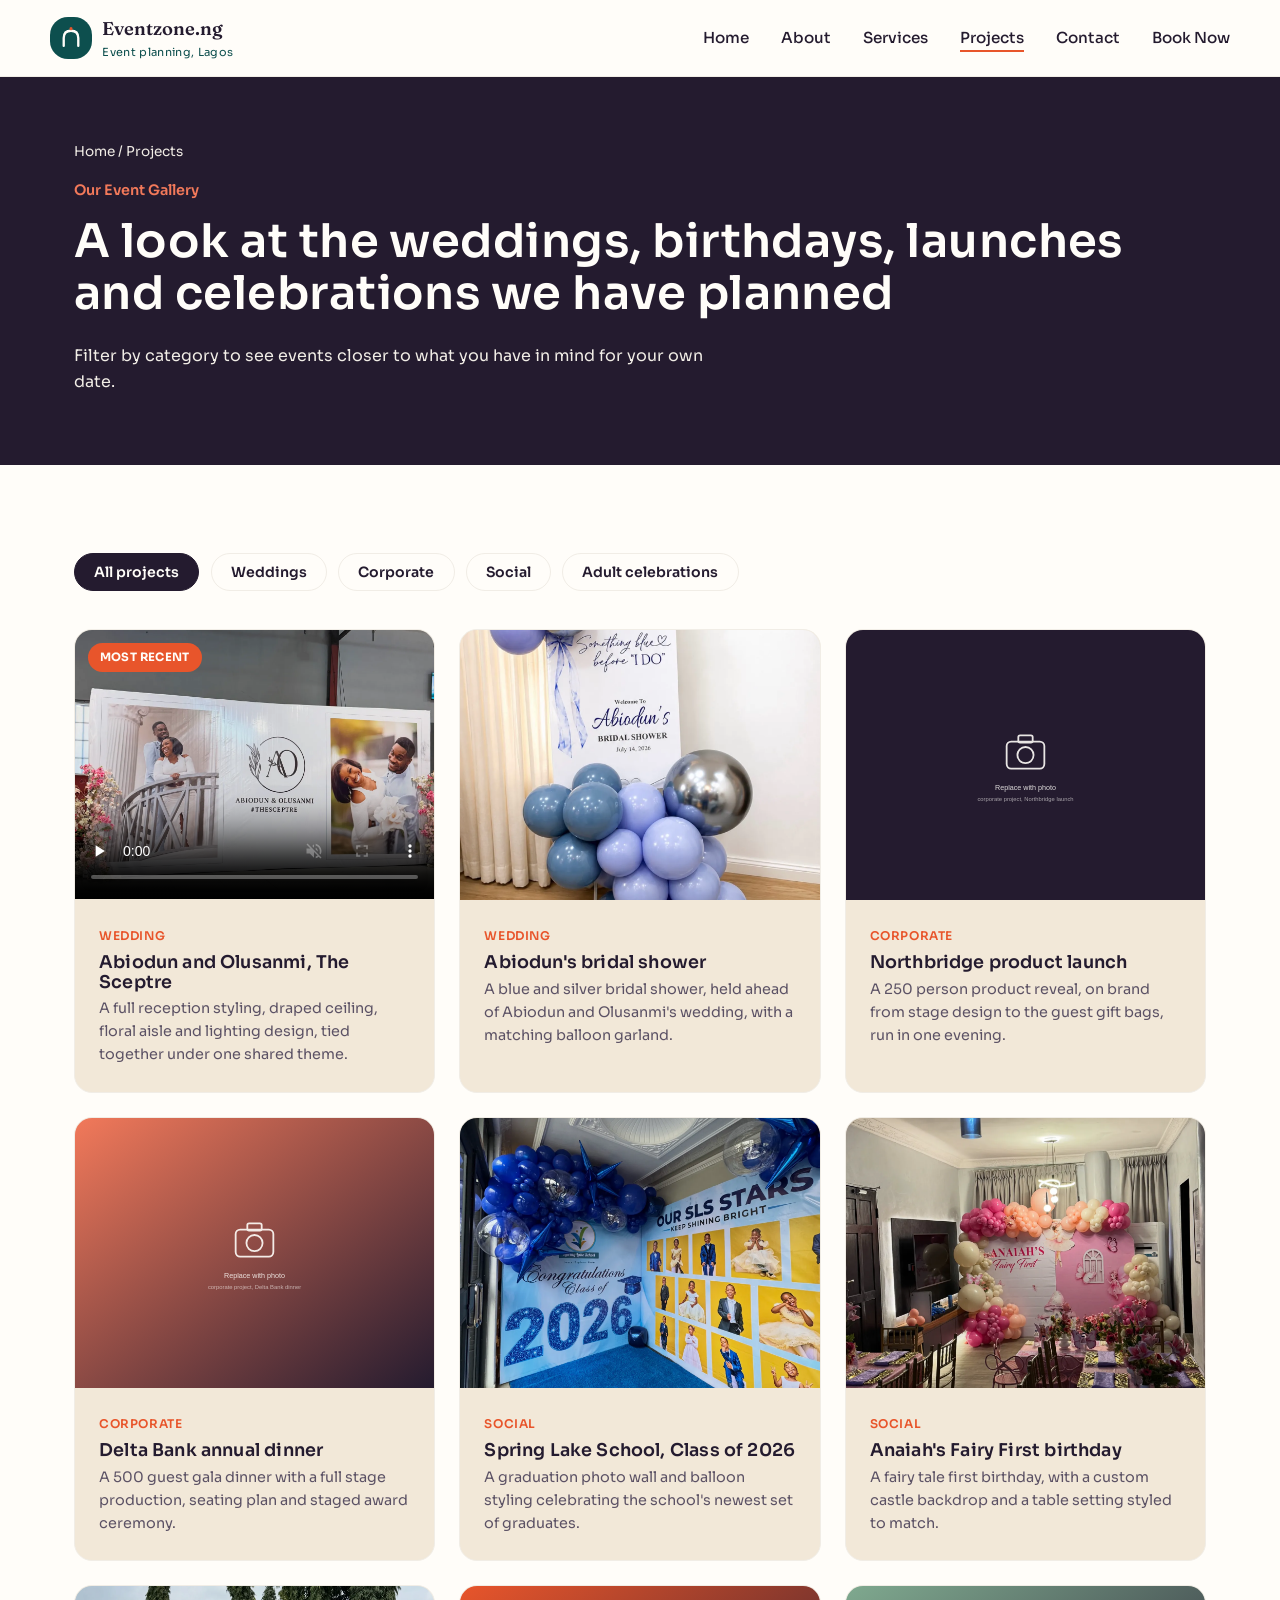
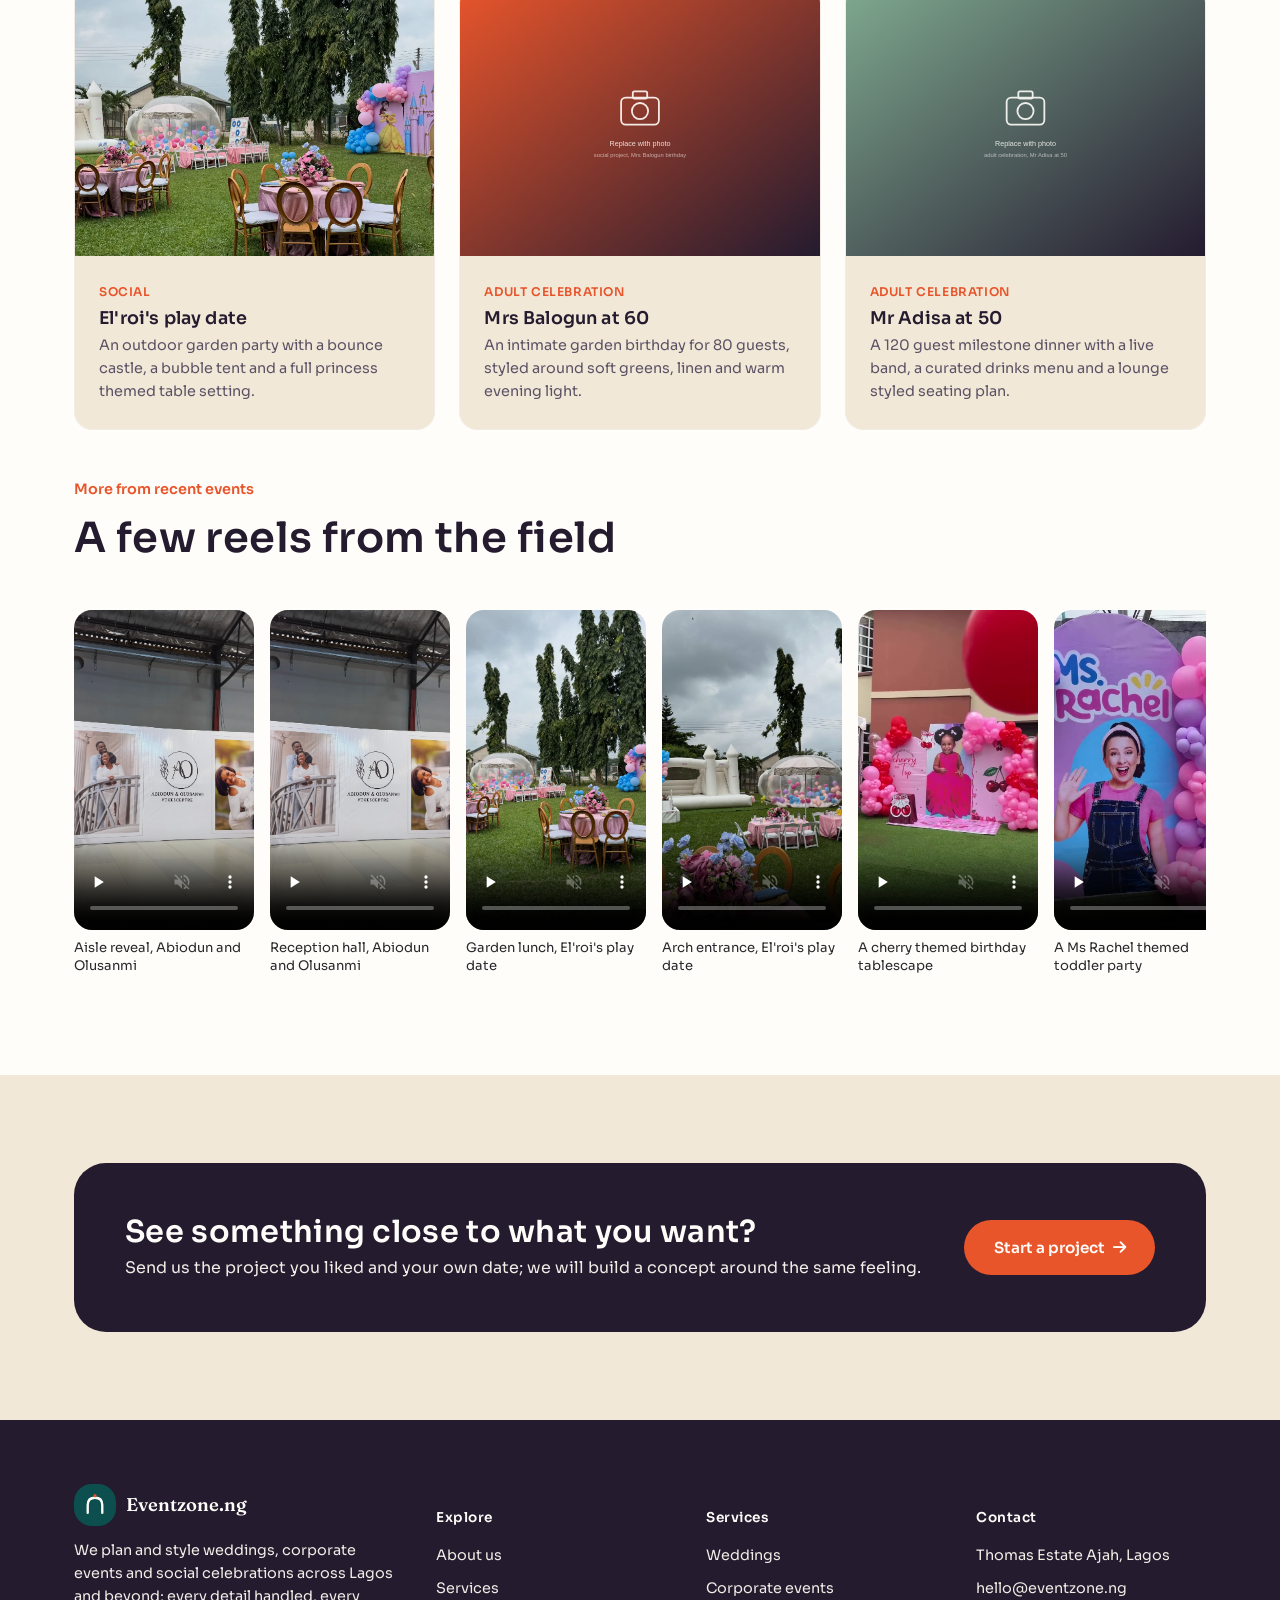
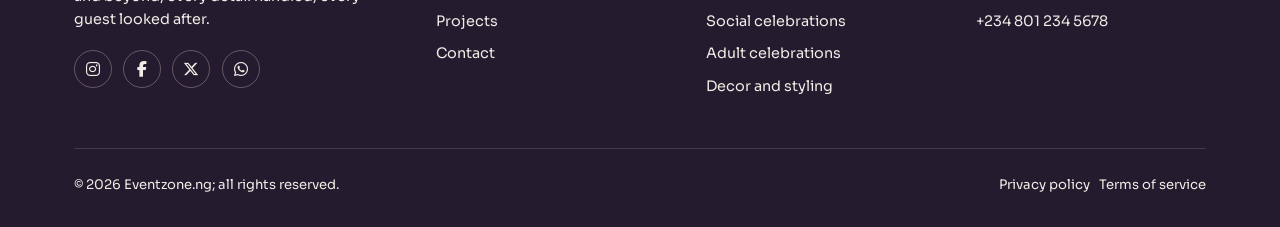
<file: projects.html>
<!DOCTYPE html>
<html lang="en">
<head>
<meta charset="UTF-8">
<meta name="viewport" content="width=device-width, initial-scale=1.0">
<title>Projects | Eventzone.ng</title>
<meta name="description" content="Browse weddings, corporate events and social celebrations planned and styled by Eventzone.ng across Lagos and beyond.">
<link rel="icon" href="data:,">
<link rel="preconnect" href="https://fonts.googleapis.com">
<link rel="preconnect" href="https://fonts.gstatic.com" crossorigin>
<link href="https://fonts.googleapis.com/css2?family=Fraunces:opsz,wght@9..144,500;9..144,600;9..144,700&amp;family=Sora:wght@400;500;600;700&amp;display=swap" rel="stylesheet">
<link rel="stylesheet" href="https://cdnjs.cloudflare.com/ajax/libs/font-awesome/6.5.2/css/all.min.css">
<link rel="stylesheet" href="css/style.css">
</head>
<body>

<div id="preloader" aria-hidden="true">
  <svg class="preloader-mark" viewBox="0 0 100 100" aria-hidden="true">
    <path d="M20,82 L20,48 Q20,18 50,18 Q80,18 80,48 L80,82"/>
  </svg>
  <p class="preloader-text">Setting the scene</p>
  <div class="preloader-bar"><span></span></div>
</div>

<header class="site-header">
  <nav class="nav container">
    <a href="index.html" class="brand">
      <span class="logo-mark">
        <img src="assets/images/logo.svg" alt="Eventzone.ng logo" width="26" height="26">
      </span>
      <span>Eventzone.ng<small>Event planning, Lagos</small></span>
    </a>
    <ul class="nav-links" id="nav-links">
      <li><a href="index.html">Home</a></li>
      <li><a href="about.html">About</a></li>
      <li><a href="services.html">Services</a></li>
      <li><a href="projects.html" aria-current="page">Projects</a></li>
      <li><a href="contact.html">Contact</a></li>
      <li><a href="contact.html" class="nav-cta">Book Now</a></li>
    </ul>
    <button class="nav-toggle" aria-label="Toggle navigation menu" aria-expanded="false">
      <span></span>
    </button>
  </nav>
</header>

<main>

  <section class="page-hero">
    <div class="container">
      <p class="breadcrumb"><a href="index.html">Home</a> / Projects</p>
      <p class="eyebrow">Our Event Gallery</p>
      <h1>A look at the weddings, birthdays, launches and celebrations we have planned</h1>
      <p>Filter by category to see events closer to what you have in mind for your own date.</p>
    </div>
  </section>

  <section>
    <div class="container">

      <div class="filter-bar" role="group" aria-label="Filter projects by category">
        <button class="filter-btn active" data-filter="all">All projects</button>
        <button class="filter-btn" data-filter="wedding">Weddings</button>
        <button class="filter-btn" data-filter="corporate">Corporate</button>
        <button class="filter-btn" data-filter="social">Social</button>
        <button class="filter-btn" data-filter="adult">Adult celebrations</button>
      </div>

      <div class="grid grid-3">

        <div class="project-card" data-category="wedding">
          <div class="project-thumb">
            <span class="badge-recent">Most recent</span>
            <video poster="assets/images/wedding-abiodun-olusanmi.webp" preload="none" muted playsinline controls width="720" height="1280">
              <source src="assets/videos/wedding-aisle.mp4" type="video/mp4">
              Your browser does not support embedded video; here is a photo from the day instead.
              <img src="assets/images/wedding-abiodun-olusanmi.webp" alt="The reception hall styled for Abiodun and Olusanmi's wedding" width="1400" height="1866">
            </video>
          </div>
          <div class="project-body">
            <span class="project-tag">Wedding</span>
            <h3>Abiodun and Olusanmi, The Sceptre</h3>
            <p>A full reception styling, draped ceiling, floral aisle and lighting design, tied together under one shared theme.</p>
          </div>
        </div>

        <div class="project-card" data-category="wedding">
          <div class="project-thumb"><img src="assets/images/bridal-shower-abiodun.webp" alt="Abiodun's bridal shower, styled in blue and silver" width="1290" height="1648" loading="lazy"></div>
          <div class="project-body">
            <span class="project-tag">Wedding</span>
            <h3>Abiodun's bridal shower</h3>
            <p>A blue and silver bridal shower, held ahead of Abiodun and Olusanmi's wedding, with a matching balloon garland.</p>
          </div>
        </div>

        <div class="project-card" data-category="corporate">
          <div class="project-thumb"><img src="assets/images/project-corporate-1.svg" alt="Photo from the Northbridge product launch" width="800" height="600" loading="lazy"></div>
          <div class="project-body">
            <span class="project-tag">Corporate</span>
            <h3>Northbridge product launch</h3>
            <p>A 250 person product reveal, on brand from stage design to the guest gift bags, run in one evening.</p>
          </div>
        </div>

        <div class="project-card" data-category="corporate">
          <div class="project-thumb"><img src="assets/images/project-corporate-2.svg" alt="Photo from the Delta Bank annual dinner" width="800" height="600" loading="lazy"></div>
          <div class="project-body">
            <span class="project-tag">Corporate</span>
            <h3>Delta Bank annual dinner</h3>
            <p>A 500 guest gala dinner with a full stage production, seating plan and staged award ceremony.</p>
          </div>
        </div>

        <div class="project-card" data-category="social">
          <div class="project-thumb"><img src="assets/images/graduation-spring-lake.webp" alt="Congratulations Class of 2026 photo wall for Spring Lake School graduation" width="1400" height="1866" loading="lazy"></div>
          <div class="project-body">
            <span class="project-tag">Social</span>
            <h3>Spring Lake School, Class of 2026</h3>
            <p>A graduation photo wall and balloon styling celebrating the school's newest set of graduates.</p>
          </div>
        </div>

        <div class="project-card" data-category="social">
          <div class="project-thumb"><img src="assets/images/anaiah-fairy-first.webp" alt="Anaiah's Fairy First birthday styling, a fairy castle backdrop with a matching table setup" width="1400" height="1866" loading="lazy"></div>
          <div class="project-body">
            <span class="project-tag">Social</span>
            <h3>Anaiah's Fairy First birthday</h3>
            <p>A fairy tale first birthday, with a custom castle backdrop and a table setting styled to match.</p>
          </div>
        </div>

        <div class="project-card" data-category="social">
          <div class="project-thumb"><img src="assets/images/elroi-playdate-tables.webp" alt="El'roi's play date, outdoor garden tables styled in pink" width="1400" height="1866" loading="lazy"></div>
          <div class="project-body">
            <span class="project-tag">Social</span>
            <h3>El'roi's play date</h3>
            <p>An outdoor garden party with a bounce castle, a bubble tent and a full princess themed table setting.</p>
          </div>
        </div>

        <div class="project-card" data-category="adult">
          <div class="project-thumb"><img src="assets/images/project-social-1.svg" alt="Photo from Mrs Balogun's 60th birthday" width="800" height="600" loading="lazy"></div>
          <div class="project-body">
            <span class="project-tag">Adult celebration</span>
            <h3>Mrs Balogun at 60</h3>
            <p>An intimate garden birthday for 80 guests, styled around soft greens, linen and warm evening light.</p>
          </div>
        </div>

        <div class="project-card" data-category="adult">
          <div class="project-thumb"><img src="assets/images/project-adult-1.svg" alt="Photo from Mr Adisa's 50th birthday" width="800" height="600" loading="lazy"></div>
          <div class="project-body">
            <span class="project-tag">Adult celebration</span>
            <h3>Mr Adisa at 50</h3>
            <p>A 120 guest milestone dinner with a live band, a curated drinks menu and a lounge styled seating plan.</p>
          </div>
        </div>

      </div>

      <div class="section-head mt-lg">
        <p class="eyebrow">More from recent events</p>
        <h2>A few reels from the field</h2>
      </div>
      <div class="reel-strip">
        <div class="reel-card">
          <video poster="assets/images/wedding-abiodun-olusanmi.webp" preload="none" muted playsinline controls><source src="assets/videos/wedding-aisle.mp4" type="video/mp4"></video>
          <p>Aisle reveal, Abiodun and Olusanmi</p>
        </div>
        <div class="reel-card">
          <video poster="assets/images/wedding-abiodun-olusanmi.webp" preload="none" muted playsinline controls><source src="assets/videos/wedding-reception.mp4" type="video/mp4"></video>
          <p>Reception hall, Abiodun and Olusanmi</p>
        </div>
        <div class="reel-card">
          <video poster="assets/images/elroi-playdate-tables.webp" preload="none" muted playsinline controls><source src="assets/videos/elroi-playdate-garden.mp4" type="video/mp4"></video>
          <p>Garden lunch, El'roi's play date</p>
        </div>
        <div class="reel-card">
          <video poster="assets/images/elroi-playdate-play.webp" preload="none" muted playsinline controls><source src="assets/videos/elroi-playdate-entrance.mp4" type="video/mp4"></video>
          <p>Arch entrance, El'roi's play date</p>
        </div>
        <div class="reel-card">
          <video poster="assets/images/cherry-on-top-birthday.jpg" preload="none" muted playsinline controls><source src="assets/videos/cherry-on-top-birthday.mp4" type="video/mp4"></video>
          <p>A cherry themed birthday tablescape</p>
        </div>
        <div class="reel-card">
          <video poster="assets/images/ms-rachel-birthday.jpg" preload="none" muted playsinline controls><source src="assets/videos/ms-rachel-birthday.mp4" type="video/mp4"></video>
          <p>A Ms Rachel themed toddler party</p>
        </div>
        <div class="reel-card">
          <video poster="assets/images/first-birthday-moment.jpg" preload="none" muted playsinline controls><source src="assets/videos/first-birthday-moment.mp4" type="video/mp4"></video>
          <p>A first birthday moment</p>
        </div>
      </div>
    </div>
  </section>

  <section class="section-alt">

    <div class="container">
      <div class="cta-band" style="background:var(--ink);">
        <div>
          <h2 style="color:var(--white);">See something close to what you want?</h2>
          <p style="color:var(--sand-dim);">Send us the project you liked and your own date; we will build a concept around the same feeling.</p>
        </div>
        <a href="contact.html" class="btn btn-primary" style="background:var(--coral);">Start a project <i class="fa-solid fa-arrow-right"></i></a>
      </div>
    </div>
  </section>

</main>

<footer class="site-footer">
  <div class="container">
    <div class="footer-grid">
      <div class="footer-brand">
        <a href="index.html" class="brand" style="color:var(--white); margin-bottom:0.8rem; display:inline-flex;">
          <span class="logo-mark">
            <img src="assets/images/logo.svg" alt="Eventzone.ng logo" width="26" height="26">
          </span>
          <span>Eventzone.ng</span>
        </a>
        <p>We plan and style weddings, corporate events and social celebrations across Lagos and beyond; every detail handled, every guest looked after.</p>
        <div class="social-row">
          <a href="#" aria-label="Instagram"><i class="fa-brands fa-instagram"></i></a>
          <a href="#" aria-label="Facebook"><i class="fa-brands fa-facebook-f"></i></a>
          <a href="#" aria-label="X, formerly Twitter"><i class="fa-brands fa-x-twitter"></i></a>
          <a href="#" aria-label="WhatsApp"><i class="fa-brands fa-whatsapp"></i></a>
        </div>
      </div>
      <div>
        <h5>Explore</h5>
        <ul>
          <li><a href="about.html">About us</a></li>
          <li><a href="services.html">Services</a></li>
          <li><a href="projects.html">Projects</a></li>
          <li><a href="contact.html">Contact</a></li>
        </ul>
      </div>
      <div>
        <h5>Services</h5>
        <ul>
          <li><a href="services.html">Weddings</a></li>
          <li><a href="services.html">Corporate events</a></li>
          <li><a href="services.html">Social celebrations</a></li>
          <li><a href="services.html">Adult celebrations</a></li>
          <li><a href="services.html">Decor and styling</a></li>
        </ul>
      </div>
      <div>
        <h5>Contact</h5>
        <ul>
          <li>Thomas Estate Ajah, Lagos</li>
          <li>hello@eventzone.ng</li>
          <li>+234 801 234 5678</li>
        </ul>
      </div>
    </div>
    <div class="footer-bottom">
      <span>&copy; <span id="year"></span> Eventzone.ng; all rights reserved.</span>
      <span><a href="#">Privacy policy</a> &nbsp; <a href="#">Terms of service</a></span>
    </div>
  </div>
</footer>

<script src="js/main.js" defer></script>
</body>
</html>
</file>
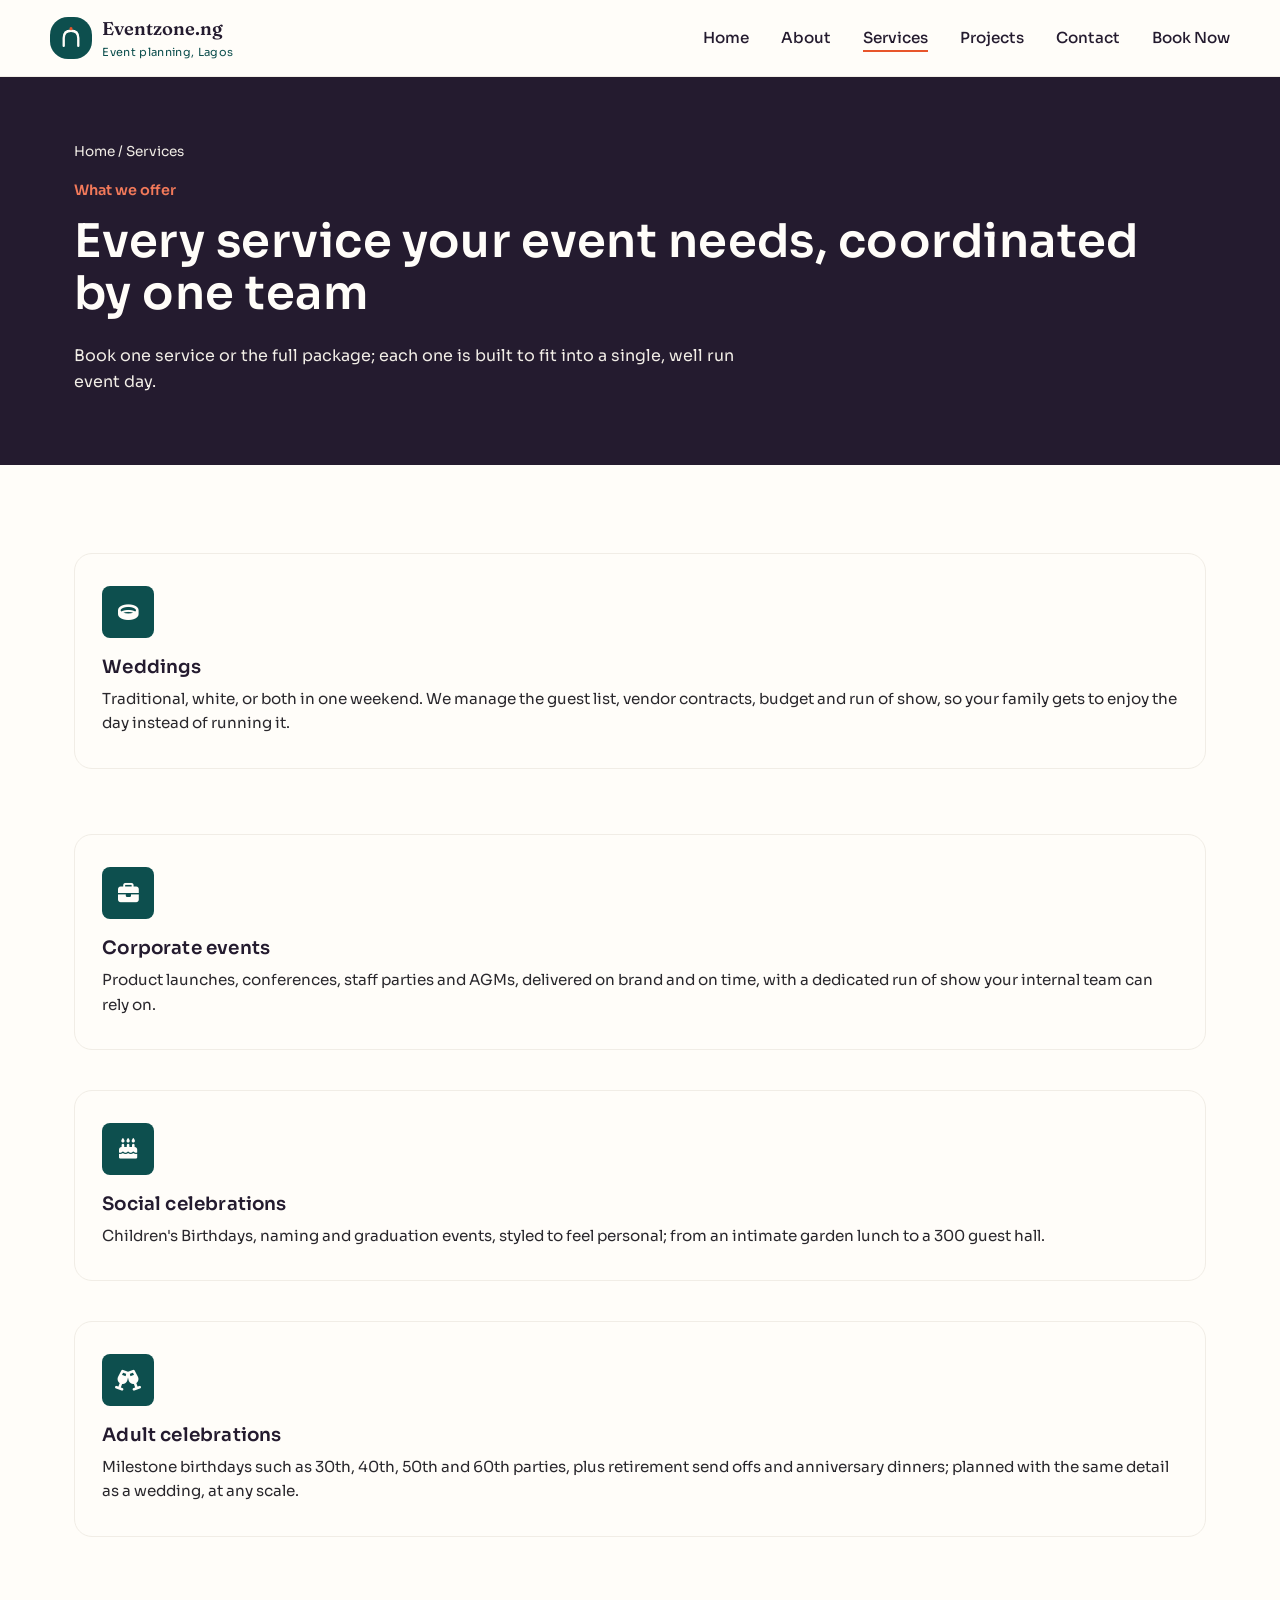
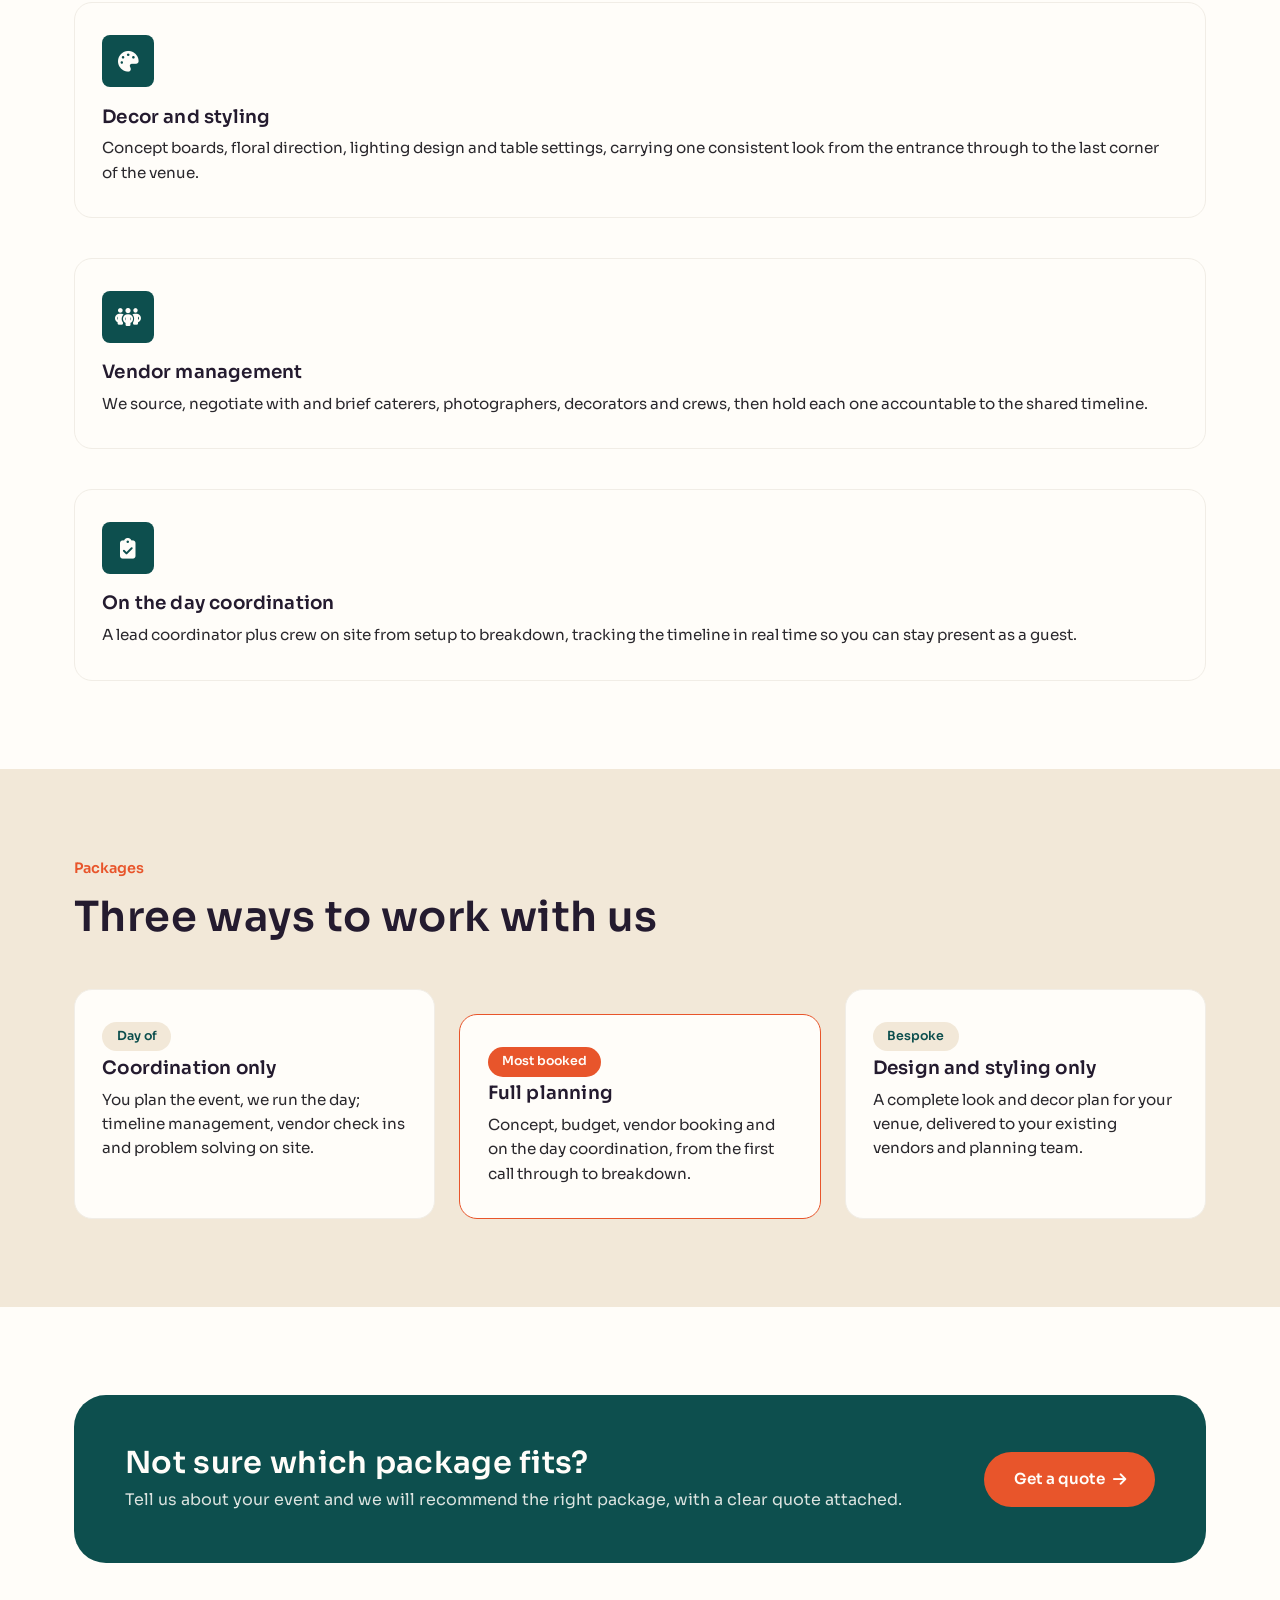
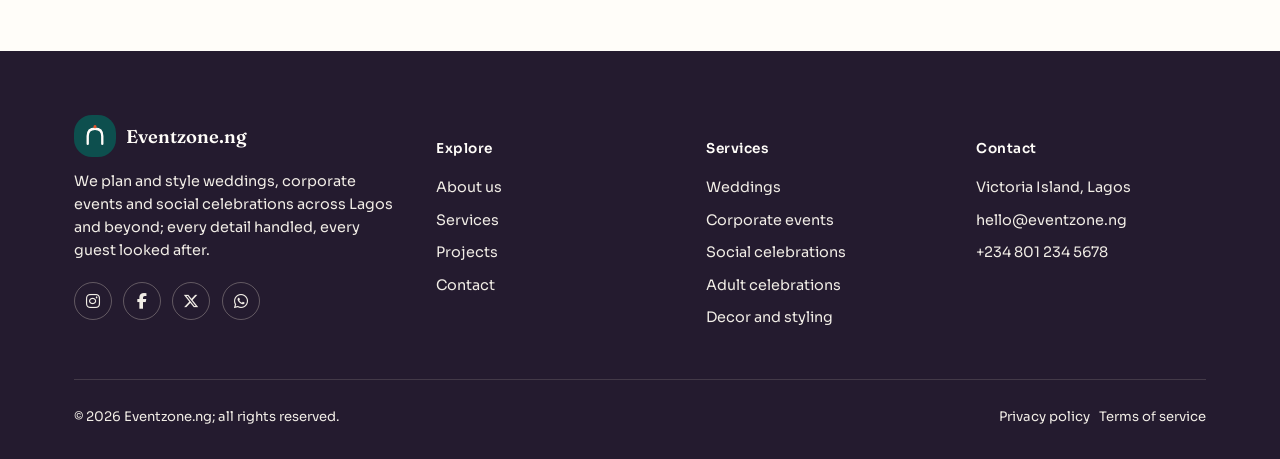
<file: services.html>
<!DOCTYPE html>
<html lang="en">
<head>
<meta charset="UTF-8">
<meta name="viewport" content="width=device-width, initial-scale=1.0">
<title>Services | Eventzone.ng</title>
<meta name="description" content="Explore Eventzone.ng services; weddings, corporate events, social celebrations, decor and styling, vendor management and on the day coordination.">
<link rel="icon" href="data:,">
<link rel="preconnect" href="https://fonts.googleapis.com">
<link rel="preconnect" href="https://fonts.gstatic.com" crossorigin>
<link href="https://fonts.googleapis.com/css2?family=Fraunces:opsz,wght@9..144,500;9..144,600;9..144,700&amp;family=Sora:wght@400;500;600;700&amp;display=swap" rel="stylesheet">
<link rel="stylesheet" href="https://cdnjs.cloudflare.com/ajax/libs/font-awesome/6.5.2/css/all.min.css">
<link rel="stylesheet" href="css/style.css">
</head>
<body>

<div id="preloader" aria-hidden="true">
  <svg class="preloader-mark" viewBox="0 0 100 100" aria-hidden="true">
    <path d="M20,82 L20,48 Q20,18 50,18 Q80,18 80,48 L80,82"/>
  </svg>
  <p class="preloader-text">Setting the scene</p>
  <div class="preloader-bar"><span></span></div>
</div>

<header class="site-header">
  <nav class="nav container">
    <a href="index.html" class="brand">
      <span class="logo-mark">
        <img src="assets/images/logo.svg" alt="Eventzone.ng logo" width="26" height="26">
      </span>
      <span>Eventzone.ng<small>Event planning, Lagos</small></span>
    </a>
    <ul class="nav-links" id="nav-links">
      <li><a href="index.html">Home</a></li>
      <li><a href="about.html">About</a></li>
      <li><a href="services.html" aria-current="page">Services</a></li>
      <li><a href="projects.html">Projects</a></li>
      <li><a href="contact.html">Contact</a></li>
      <li><a href="contact.html" class="nav-cta">Book Now</a></li>
    </ul>
    <button class="nav-toggle" aria-label="Toggle navigation menu" aria-expanded="false">
      <span></span>
    </button>
  </nav>
</header>

<main>

  <section class="page-hero">
    <div class="container">
      <p class="breadcrumb"><a href="index.html">Home</a> / Services</p>
      <p class="eyebrow">What we offer</p>
      <h1>Every service your event needs, coordinated by one team</h1>
      <p>Book one service or the full package; each one is built to fit into a single, well run event day.</p>
    </div>
  </section>

  <section>
    <div class="container">
      <div class="grid grid-2" style="gap:2.5rem;">

        <div class="service-card">
          <div class="service-icon"><i class="fa-solid fa-ring"></i></div>
          <h3>Weddings</h3>
          <p>Traditional, white, or both in one weekend. We manage the guest list, vendor contracts, budget and run of show, so your family gets to enjoy the day instead of running it.</p>
        </div>

        <div class="service-card">
          <div class="service-icon"><i class="fa-solid fa-briefcase"></i></div>
          <h3>Corporate events</h3>
          <p>Product launches, conferences, staff parties and AGMs, delivered on brand and on time, with a dedicated run of show your internal team can rely on.</p>
        </div>

        <div class="service-card">
          <div class="service-icon"><i class="fa-solid fa-cake-candles"></i></div>
          <h3>Social celebrations</h3>
          <p> Children's Birthdays, naming and graduation events, styled to feel personal; from an intimate garden lunch to a 300 guest hall.</p>
        </div>

        <div class="service-card">
          <div class="service-icon"><i class="fa-solid fa-champagne-glasses"></i></div>
          <h3>Adult celebrations</h3>
          <p>Milestone birthdays such as 30th, 40th, 50th and 60th parties, plus retirement send offs and anniversary dinners; planned with the same detail as a wedding, at any scale.</p>
        </div>

        <div class="service-card">
          <div class="service-icon"><i class="fa-solid fa-palette"></i></div>
          <h3>Decor and styling</h3>
          <p>Concept boards, floral direction, lighting design and table settings, carrying one consistent look from the entrance through to the last corner of the venue.</p>
        </div>

        <div class="service-card">
          <div class="service-icon"><i class="fa-solid fa-people-group"></i></div>
          <h3>Vendor management</h3>
          <p>We source, negotiate with and brief caterers, photographers, decorators and crews, then hold each one accountable to the shared timeline.</p>
        </div>

        <div class="service-card">
          <div class="service-icon"><i class="fa-solid fa-clipboard-check"></i></div>
          <h3>On the day coordination</h3>
          <p>A lead coordinator plus crew on site from setup to breakdown, tracking the timeline in real time so you can stay present as a guest.</p>
        </div>

      </div>
    </div>
  </section>

  <section class="section-alt">
    <div class="container">
      <div class="section-head">
        <p class="eyebrow">Packages</p>
        <h2>Three ways to work with us</h2>
      </div>
      <div class="grid grid-3">
        <div class="service-card">
          <span class="tag-pill">Day of</span>
          <h3>Coordination only</h3>
          <p>You plan the event, we run the day; timeline management, vendor check ins and problem solving on site.</p>
        </div>
        <div class="service-card" style="border-color:var(--coral);">
          <span class="tag-pill" style="background:var(--coral); color:var(--white);">Most booked</span>
          <h3>Full planning</h3>
          <p>Concept, budget, vendor booking and on the day coordination, from the first call through to breakdown.</p>
        </div>
        <div class="service-card">
          <span class="tag-pill">Bespoke</span>
          <h3>Design and styling only</h3>
          <p>A complete look and decor plan for your venue, delivered to your existing vendors and planning team.</p>
        </div>
      </div>
    </div>
  </section>

  <section>
    <div class="container">
      <div class="cta-band">
        <div>
          <h2>Not sure which package fits?</h2>
          <p>Tell us about your event and we will recommend the right package, with a clear quote attached.</p>
        </div>
        <a href="contact.html" class="btn btn-primary" style="background:var(--coral);">Get a quote <i class="fa-solid fa-arrow-right"></i></a>
      </div>
    </div>
  </section>

</main>

<footer class="site-footer">
  <div class="container">
    <div class="footer-grid">
      <div class="footer-brand">
        <a href="index.html" class="brand" style="color:var(--white); margin-bottom:0.8rem; display:inline-flex;">
          <span class="logo-mark">
            <img src="assets/images/logo.svg" alt="Eventzone.ng logo" width="26" height="26">
          </span>
          <span>Eventzone.ng</span>
        </a>
        <p>We plan and style weddings, corporate events and social celebrations across Lagos and beyond; every detail handled, every guest looked after.</p>
        <div class="social-row">
          <a href="#" aria-label="Instagram"><i class="fa-brands fa-instagram"></i></a>
          <a href="#" aria-label="Facebook"><i class="fa-brands fa-facebook-f"></i></a>
          <a href="#" aria-label="X, formerly Twitter"><i class="fa-brands fa-x-twitter"></i></a>
          <a href="#" aria-label="WhatsApp"><i class="fa-brands fa-whatsapp"></i></a>
        </div>
      </div>
      <div>
        <h5>Explore</h5>
        <ul>
          <li><a href="about.html">About us</a></li>
          <li><a href="services.html">Services</a></li>
          <li><a href="projects.html">Projects</a></li>
          <li><a href="contact.html">Contact</a></li>
        </ul>
      </div>
      <div>
        <h5>Services</h5>
        <ul>
          <li><a href="services.html">Weddings</a></li>
          <li><a href="services.html">Corporate events</a></li>
          <li><a href="services.html">Social celebrations</a></li>
          <li><a href="services.html">Adult celebrations</a></li>
          <li><a href="services.html">Decor and styling</a></li>
        </ul>
      </div>
      <div>
        <h5>Contact</h5>
        <ul>
          <li>Victoria Island, Lagos</li>
          <li>hello@eventzone.ng</li>
          <li>+234 801 234 5678</li>
        </ul>
      </div>
    </div>
    <div class="footer-bottom">
      <span>&copy; <span id="year"></span> Eventzone.ng; all rights reserved.</span>
      <span><a href="#">Privacy policy</a> &nbsp; <a href="#">Terms of service</a></span>
    </div>
  </div>
</footer>

<script src="js/main.js" defer></script>
</body>
</html>
</file>
<file: css/style.css>
/* ==========================================================================
   Eventzone.ng — Core Stylesheet
   Palette; ink #241B2F, teal #0D4F4E, coral #E8552B, sand #F2E8D8, sage #7FA98F
   ========================================================================== */

:root{
  --ink:#241B2F;
  --ink-soft:#1c1a1d;
  --teal:#0D4F4E;
  --teal-light:#146B69;
  --coral:#E8552B;
  --coral-light:#F2795A;
  --sand:#F2E8D8;
  --sand-dim:#f1ede6;
  --white:#FFFDF9;
  --sage:#7FA98F;

  --radius-sm:8px;
  --radius-md:18px;
  --radius-lg:32px;
  --radius-pill:999px;

  --font-display:'Fraunces', Georgia, serif, monsterrat, sans-serif;
  --font-body:'Sora', -apple-system, BlinkMacSystemFont, sans-serif;

  --maxw:1180px;
  --gap:1.5rem;
  --shadow-1: 0 10px 30px rgba(36,27,47,0.10);
  --shadow-2: 0 18px 45px rgba(36,27,47,0.16);
}

*,*::before,*::after{box-sizing:border-box;}
html{scroll-behavior:smooth;}
body{
  margin:0;
  font-family:var(--font-body);
  color:var(--ink);
  background:var(--white);
  line-height:1.6;
  -webkit-font-smoothing:antialiased;
  overflow-x:hidden;
}
img,svg{max-width:100%;display:block;}
a{color:inherit;text-decoration:none;}
ul{list-style:none;margin:0;padding:0;}
button{font-family:inherit;cursor:pointer;}
h1,h2,h3,h4{
  font-family:var(--monsterrat);
  margin:0 0 0.5em;
  line-height:1.12;
  font-weight:600;
  letter-spacing:0.01em;
}
p{margin:0 0 1em;}
.container{
  max-width:var(--maxw);
  margin:0 auto;
  padding:0 1.5rem;
}
:focus-visible{
  outline:3px solid var(--coral);
  outline-offset:3px;
}
@media (prefers-reduced-motion: reduce){
  *{animation-duration:0.01ms !important; animation-iteration-count:1 !important; transition-duration:0.01ms !important; scroll-behavior:auto !important;}
}

/* ---------- Preloader ---------- */
#preloader{
  position:fixed;
  inset:0;
  width:100vw;
  height:100vh;
  height:100dvh;
  z-index:9999;
  background:var(--ink);
  display:flex;
  align-items:center;
  justify-content:center;
  flex-direction:column;
  gap:1.1rem;
  transition:opacity 0.5s ease, visibility 0.5s ease;
}
#preloader.done{
  opacity:0;
  visibility:hidden;
  pointer-events:none;
}
.preloader-mark{width:74px;height:74px;}
@media (max-width:480px){
  .preloader-mark{width:56px;height:56px;}
  .preloader-text{font-size:0.85rem;}
  .preloader-bar{width:110px;}
}
.preloader-mark path{
  fill:none;
  stroke:var(--sand);
  stroke-width:3;
  stroke-linecap:round;
  stroke-linejoin:round;
  stroke-dasharray:240;
  stroke-dashoffset:240;
  animation:draw 1.4s ease forwards infinite;
}
@keyframes draw{
  0%{stroke-dashoffset:240;}
  55%{stroke-dashoffset:0;}
  100%{stroke-dashoffset:-240;}
}
.preloader-text{
  font-family:var(--font-display);
  color:var(--sand);
  font-size:0.95rem;
  letter-spacing:0.04em;
}
.preloader-bar{
  width:140px;
  height:3px;
  border-radius:var(--radius-pill);
  background:rgba(242,232,216,0.25);
  overflow:hidden;
}
.preloader-bar span{
  display:block;
  height:100%;
  width:0%;
  background:var(--coral);
  border-radius:var(--radius-pill);
  animation:load 1.6s ease forwards;
}
@keyframes load{
  0%{width:0%;}
  100%{width:100%;}
}

/* ---------- Header ---------- */
.site-header{
  position:sticky;
  top:0;
  z-index:500;
  background:rgba(255,253,249,0.92);
  backdrop-filter:blur(10px);
  border-bottom:1px solid var(--sand-dim);
}
.nav{
  display:flex;
  align-items:center;
  justify-content:space-between;
  padding:0.9rem 0;
}
.brand{
  display:flex;
  align-items:center;
  gap:0.65rem;
  font-family:var(--font-display);
  font-size:1.15rem;
  font-weight:600;
  color:var(--ink);
}
.logo-mark{
  width:42px;
  height:42px;
  border-radius:var(--radius-md); /* swap client logo image in here; radius keeps the shape consistent */
  background:var(--teal);
  display:flex;
  align-items:center;
  justify-content:center;
  overflow:hidden;
  flex-shrink:0;
}
.logo-mark svg,
.logo-mark img{width:26px;height:26px;}
.brand small{
  display:block;
  font-family:var(--font-body);
  font-weight:400;
  font-size:0.7rem;
  color:var(--teal);
  letter-spacing:0.03em;
}
.nav-links{
  display:flex;
  align-items:center;
  gap:2rem;
}
.nav-links a{
  font-size:0.95rem;
  font-weight:500;
  color:var(--ink);
  position:relative;
  padding:0.3rem 0;
}
.nav-links a::after{
  content:"";
  position:absolute;
  left:0;bottom:0;
  height:2px;
  width:0;
  background:var(--coral);
  transition:width 0.25s ease;
}
.nav-links a:hover::after,
.nav-links a[aria-current="page"]::after{width:100%;}
.nav-cta{
  font-weight:700;
  color:var(--coral);
}
.nav-cta::after{background:var(--coral);}

.nav-toggle{
  display:none;
  background:none;
  border:none;
  width:38px;height:38px;
  border-radius:var(--radius-sm);
  align-items:center;
  justify-content:center;
}
.nav-toggle span,
.nav-toggle span::before,
.nav-toggle span::after{
  content:"";
  display:block;
  width:22px;
  height:2px;
  background:var(--ink);
  position:relative;
  transition:transform 0.25s ease, opacity 0.25s ease;
}
.nav-toggle span::before{position:absolute; top:-7px;}
.nav-toggle span::after{position:absolute; top:7px;}
.nav-toggle.open span{background:transparent;}
.nav-toggle.open span::before{transform:translateY(7px) rotate(45deg);}
.nav-toggle.open span::after{transform:translateY(-7px) rotate(-45deg);}

@media (max-width:860px){
  .nav-links{
    position:fixed;
    top:0;
    right:0;
    height:100vh;
    width:min(78vw,320px);
    background:var(--ink);
    flex-direction:column;
    align-items:flex-start;
    justify-content:center;
    gap:1.8rem;
    padding:2rem 2rem;
    transform:translateX(100%);
    transition:transform 0.35s ease;
  }
  .nav-links.open{transform:translateX(0);}
  .nav-links a{color:var(--sand); font-size:1.15rem;}
  .nav-links a::after{background:var(--coral);}
  .nav-cta{align-self:flex-start;}
  .nav-toggle{display:flex;}
}

/* ---------- Buttons ---------- */
.btn{
  display:inline-flex;
  align-items:center;
  gap:0.5rem;
  padding:0.85rem 1.7rem;
  border-radius:var(--radius-pill);
  font-weight:600;
  font-size:0.95rem;
  border:2px solid transparent;
  transition:transform 0.2s ease, box-shadow 0.2s ease, background 0.2s ease, color 0.2s ease;
}
.btn-primary{background:var(--coral); color:var(--white);}
.btn-primary:hover{transform:translateY(-2px); box-shadow:var(--shadow-2);}
.btn-ghost{border-color:var(--ink); color:var(--ink);}
.btn-ghost:hover{background:var(--ink); color:var(--white);}
.btn-light{border-color:var(--sand); color:var(--sand);}
.btn-light:hover{background:var(--sand); color:var(--ink);}

/* ---------- Hero ---------- */
.hero{
  position:relative;
  background:var(--ink);
  color:var(--sand);
  overflow:hidden;
  padding:5.5rem 0 6rem;
}
.hero .container{
  display:grid;
  grid-template-columns:1.05fr 0.95fr;
  gap:3rem;
  align-items:center;
  position:relative;
  z-index:2;
}
.eyebrow{
  color:var(--coral-light);
  font-size:0.9rem;
  font-weight:600;
  margin-bottom:0.9rem;
}
.hero h1{
  font-size:clamp(2.3rem,4.6vw,3.6rem);
  color:var(--white);
}
.hero p.lead{
  font-size:1.1rem;
  max-width:46ch;
  color:var(--sand-dim);
}
.hero-actions{
  display:flex;
  gap:1rem;
  flex-wrap:wrap;
  margin-top:1.8rem;
}
.hero-stats{
  display:flex;
  gap:2.2rem;
  margin-top:3rem;
  flex-wrap:wrap;
}
.hero-stats div strong{
  display:block;
  font-family:var(--font-display);
  font-size:1.6rem;
  color:var(--white);
}
.hero-stats div span{
  font-size:0.82rem;
  color:var(--sand-dim);
}
.hero-visual{
  position:relative;
  aspect-ratio:1/1.05;
  border-radius:20px;
  overflow:hidden;
}
.hero-arch{
  position:absolute;
  inset:0;
  width:100%;
  height:100%;
}
.hero-glow{
  position:absolute;
  width:420px;height:420px;
  border-radius:50%;
  background:radial-gradient(circle, rgba(232,85,43,0.35), transparent 70%);
  top:-80px; right:-120px;
  z-index:1;
  filter:blur(10px);
}

/* ---------- Section basics ---------- */
section{padding:5.5rem 0;}
.section-head{
  max-width:640px;
  margin-bottom:3rem;
}
.section-head .eyebrow{color:var(--coral);}
.section-head h2{
  font-size:clamp(1.8rem,3.4vw,2.6rem);
  color:var(--ink);
}
.section-alt{background:var(--sand);}
.section-ink{background:var(--ink); color:var(--sand);}
.section-ink h2, .section-ink h3{color:var(--white);}

/* ---------- Cards / grids ---------- */
.grid{
  display:grid;
  gap:var(--gap);
}
.grid-3{grid-template-columns:repeat(3,1fr);}
.grid-2{grid-template-columns:repeat(1,1fr);}
@media (max-width:900px){
  .grid-3{grid-template-columns:repeat(1,1fr);}
}
@media (max-width:640px){
  .hero .container{grid-template-columns:1fr;}
  .hero-visual{display:none;}
}

.service-card{
  background:var(--white);
  border:1px solid var(--sand-dim);
  border-radius:var(--radius-md);
  padding:2rem 1.7rem;
  transition:transform 0.25s ease, box-shadow 0.25s ease, border-color 0.25s ease;
}
.service-card:nth-child(3n+2){margin-top:1.6rem;}
.service-card:hover{
  transform:translateY(-6px);
  box-shadow:var(--shadow-2);
  border-color:transparent;
}
.service-icon{
  width:52px;height:52px;
  border-radius:var(--radius-sm);
  background:var(--teal);
  color:var(--white);
  display:flex;align-items:center;justify-content:center;
  font-size:1.3rem;
  margin-bottom:1.2rem;
}
.service-card h3{font-size:1.15rem; color:var(--ink);}
.service-card p{color:#2a282d; font-size:0.95rem; margin-bottom:0;}

.process-list{
  counter-reset:step;
  display:grid;
  gap:0;
}
.process-item{
  display:grid;
  grid-template-columns:54px 1fr;
  gap:1.4rem;
  padding:1.3rem 0;
  border-top:1px solid var(--sand-dim);
}
.process-item:last-child{border-bottom:1px solid var(--sand-dim);}
.process-num{
  counter-increment:step;
  font-family:var(--font-display);
  font-size:1.4rem;
  color:var(--coral);
}
.process-num::before{content: counter(step, decimal-leading-zero);}
.process-item h4{margin-bottom:0.3rem; font-size:1.05rem;}
.process-item p{color:#2a282d; margin-bottom:0;}

/* ---------- Reel strip (real event video clips) ---------- */
.reel-strip{
  display:flex;
  gap:1rem;
  overflow-x:auto;
  padding-bottom:0.8rem;
  scroll-snap-type:x mandatory;
  -webkit-overflow-scrolling:touch;
}
.reel-card{
  flex:0 0 auto;
  width:180px;
  scroll-snap-align:start;
}
.reel-card video{
  width:180px;
  height:320px;
  object-fit:cover;
  border-radius:var(--radius-md);
  background:var(--ink);
  display:block;
}
.reel-card p{
  margin:0.6rem 0 0;
  font-size:0.82rem;
  color:#2a282d;
  line-height:1.35;
}
@media (max-width:520px){
  .reel-card{width:150px;}
  .reel-card video{width:150px; height:266px;}
}

/* ---------- Gallery / Projects ---------- */
.filter-bar{
  display:flex;
  gap:0.7rem;
  flex-wrap:wrap;
  margin-bottom:2.4rem;
}
.filter-btn{
  padding:0.55rem 1.2rem;
  border-radius:var(--radius-pill);
  border:1.5px solid var(--sand-dim);
  background:var(--white);
  font-size:0.88rem;
  font-weight:600;
  color:var(--ink);
  transition:background 0.2s ease, color 0.2s ease, border-color 0.2s ease;
}
.filter-btn:hover,
.filter-btn.active{
  background:var(--ink);
  border-color:var(--ink);
  color:var(--white);
}
.project-card{
  border-radius:var(--radius-md);
  overflow:hidden;
  position:relative;
  background:var(--sand);
  border:1px solid var(--sand-dim);
}
.project-thumb{
  aspect-ratio:4/3;
  display:flex;
  align-items:center;
  justify-content:center;
  overflow:hidden;
  background:var(--sand-dim);
  position:relative;
}
.project-thumb img,
.project-thumb video{
  width:100%;
  height:100%;
  object-fit:cover;
}
.badge-recent{
  position:absolute;
  top:0.8rem;
  left:0.8rem;
  z-index:2;
  background:var(--coral);
  color:var(--white);
  font-size:0.72rem;
  font-weight:700;
  letter-spacing:0.03em;
  text-transform:uppercase;
  padding:0.35rem 0.75rem;
  border-radius:var(--radius-pill);
  pointer-events:none;
}

/* Photo slots ready for real client photography; swap the file in assets/images
   and keep the same filename, or update the src attribute in the HTML. */
.photo-frame{
  border-radius:var(--radius-lg);
  overflow:hidden;
  aspect-ratio:5/4;
}
.photo-frame img{
  width:100%;
  height:100%;
  object-fit:cover;
}
.avatar-photo{
  width:96px;
  height:96px;
  border-radius:50%;
  overflow:hidden;
  margin:0 auto 1rem;
}
.avatar-photo img{
  width:100%;
  height:100%;
  object-fit:cover;
}
.project-body{padding:1.4rem 1.5rem 1.6rem;}
.project-tag{
  font-size:0.75rem;
  font-weight:600;
  color:var(--coral);
  text-transform:uppercase;
  letter-spacing:0.05em;
}
.project-body h3{font-size:1.1rem; margin:0.35rem 0 0.3rem;}
.project-body p{font-size:0.9rem; color:#5c5265; margin-bottom:0;}

/* ---------- Testimonials ---------- */
.testimonial-card{
  background:var(--white);
  border-radius:var(--radius-lg);
  padding:2.2rem;
  box-shadow:var(--shadow-1);
}
.testimonial-card p{
  font-family:var(--font-display);
  font-size:1.15rem;
  color:var(--ink);
}
.testimonial-name{
  display:flex;
  align-items:center;
  gap:0.8rem;
  margin-top:1.2rem;
}
.avatar{
  width:42px;height:42px;
  border-radius:50%;
  background:var(--teal-light);
  color:var(--white);
  display:flex;align-items:center;justify-content:center;
  font-weight:600;
  font-family:var(--font-display);
}
.testimonial-name strong{display:block; font-size:0.9rem;}
.testimonial-name span{font-size:0.8rem; color:#6f6577;}

/* ---------- CTA band ---------- */
.cta-band{
  background:var(--teal);
  color:var(--white);
  border-radius:var(--radius-lg);
  padding:3.2rem;
  display:flex;
  align-items:center;
  justify-content:space-between;
  gap:2rem;
  flex-wrap:wrap;
}
.cta-band h2{color:var(--white); margin-bottom:0.4rem; font-size:1.9rem;}
.cta-band p{color:rgba(255,253,249,0.85); margin-bottom:0;}

/* ---------- Forms ---------- */
.form-grid{
  display:grid;
  grid-template-columns:1fr 1fr;
  gap:1.2rem;
}
.form-grid .full{grid-column:1/-1;}
@media (max-width:640px){.form-grid{grid-template-columns:1fr;}}
label{
  display:block;
  font-size:0.85rem;
  font-weight:600;
  margin-bottom:0.4rem;
  color:var(--ink);
}
input,select,textarea{
  width:100%;
  padding:0.85rem 1rem;
  border-radius:var(--radius-sm);
  border:1.5px solid var(--sand-dim);
  background:var(--white);
  font-family:var(--font-body);
  font-size:0.95rem;
  color:var(--ink);
  transition:border-color 0.2s ease;
}
input:focus,select:focus,textarea:focus{
  border-color:var(--coral);
  outline:none;
}
textarea{resize:vertical; min-height:120px;}
.form-note{font-size:0.8rem; color:#6f6577; margin-top:0.6rem;}

.contact-details{display:grid; gap:1.4rem;}
.contact-row{
  display:flex;
  gap:1rem;
  align-items:flex-start;
}
.contact-row .service-icon{margin-bottom:0; flex-shrink:0;}
.contact-row h4{margin-bottom:0.2rem; font-size:1rem;}
.contact-row p{margin-bottom:0; color:#5c5265; font-size:0.93rem;}

/* ---------- Footer ---------- */
.site-footer{
  background:var(--ink);
  color:var(--sand-dim);
  padding:4rem 0 2rem;
}
.footer-grid{
  display:grid;
  grid-template-columns:1.4fr 1fr 1fr 1fr;
  gap:2.5rem;
  padding-bottom:2.5rem;
  border-bottom:1px solid rgba(242,232,216,0.15);
}
@media (max-width:860px){
  .footer-grid{grid-template-columns:1fr 1fr;}
}
@media (max-width:520px){
  .footer-grid{grid-template-columns:1fr;}
}
.footer-grid h5{
  color:var(--white);
  font-size:0.85rem;
  letter-spacing:0.04em;
  margin-bottom:1rem;
  font-family:var(--font-body);
  font-weight:600;
}
.footer-grid ul li{margin-bottom:0.6rem; font-size:0.9rem;}
.footer-grid ul li a:hover{color:var(--coral-light);}
.footer-brand p{font-size:0.9rem; max-width:32ch;}
.social-row{display:flex; gap:0.7rem; margin-top:1.2rem;}
.social-row a{
  width:38px;height:38px;
  border-radius:50%;
  border:1.5px solid rgba(242,232,216,0.3);
  display:flex;align-items:center;justify-content:center;
  transition:background 0.2s ease, border-color 0.2s ease;
}
.social-row a:hover{background:var(--coral); border-color:var(--coral);}
.footer-bottom{
  display:flex;
  justify-content:space-between;
  align-items:center;
  padding-top:1.6rem;
  font-size:0.82rem;
  flex-wrap:wrap;
  gap:0.8rem;
}
.footer-bottom a:hover{color:var(--coral-light);}

/* ---------- Page hero (inner pages) ---------- */
.page-hero{
  background:var(--ink);
  color:var(--sand);
  padding:4rem 0 3.4rem;
}
.page-hero .eyebrow{color:var(--coral-light);}
.page-hero h1{color:var(--white); font-size:clamp(2rem,4vw,2.9rem);}
.page-hero p{color:var(--sand-dim); max-width:56ch;}
.breadcrumb{font-size:0.85rem; color:var(--sand-dim); margin-bottom:1rem;}
.breadcrumb a:hover{color:var(--coral-light);}

/* ---------- Utility ---------- */
.text-center{text-align:center; margin-left:auto; margin-right:auto;}
.mt-lg{margin-top:3rem;}
.split{display:grid; grid-template-columns:1fr 1fr; gap:3rem; align-items:center;}
@media (max-width:860px){.split{grid-template-columns:1fr;}}
.tag-pill{
  display:inline-block;
  background:var(--sand);
  color:var(--teal);
  padding:0.3rem 0.9rem;
  border-radius:var(--radius-pill);
  font-size:0.78rem;
  font-weight:600;
  margin:0 0.4rem 0.4rem 0;
}
.value-list li{
  display:flex;
  gap:0.8rem;
  align-items:flex-start;
  margin-bottom:1rem;
}
.value-list li .service-icon{width:38px; height:38px; font-size:1rem; margin-bottom:0;}
</file>
